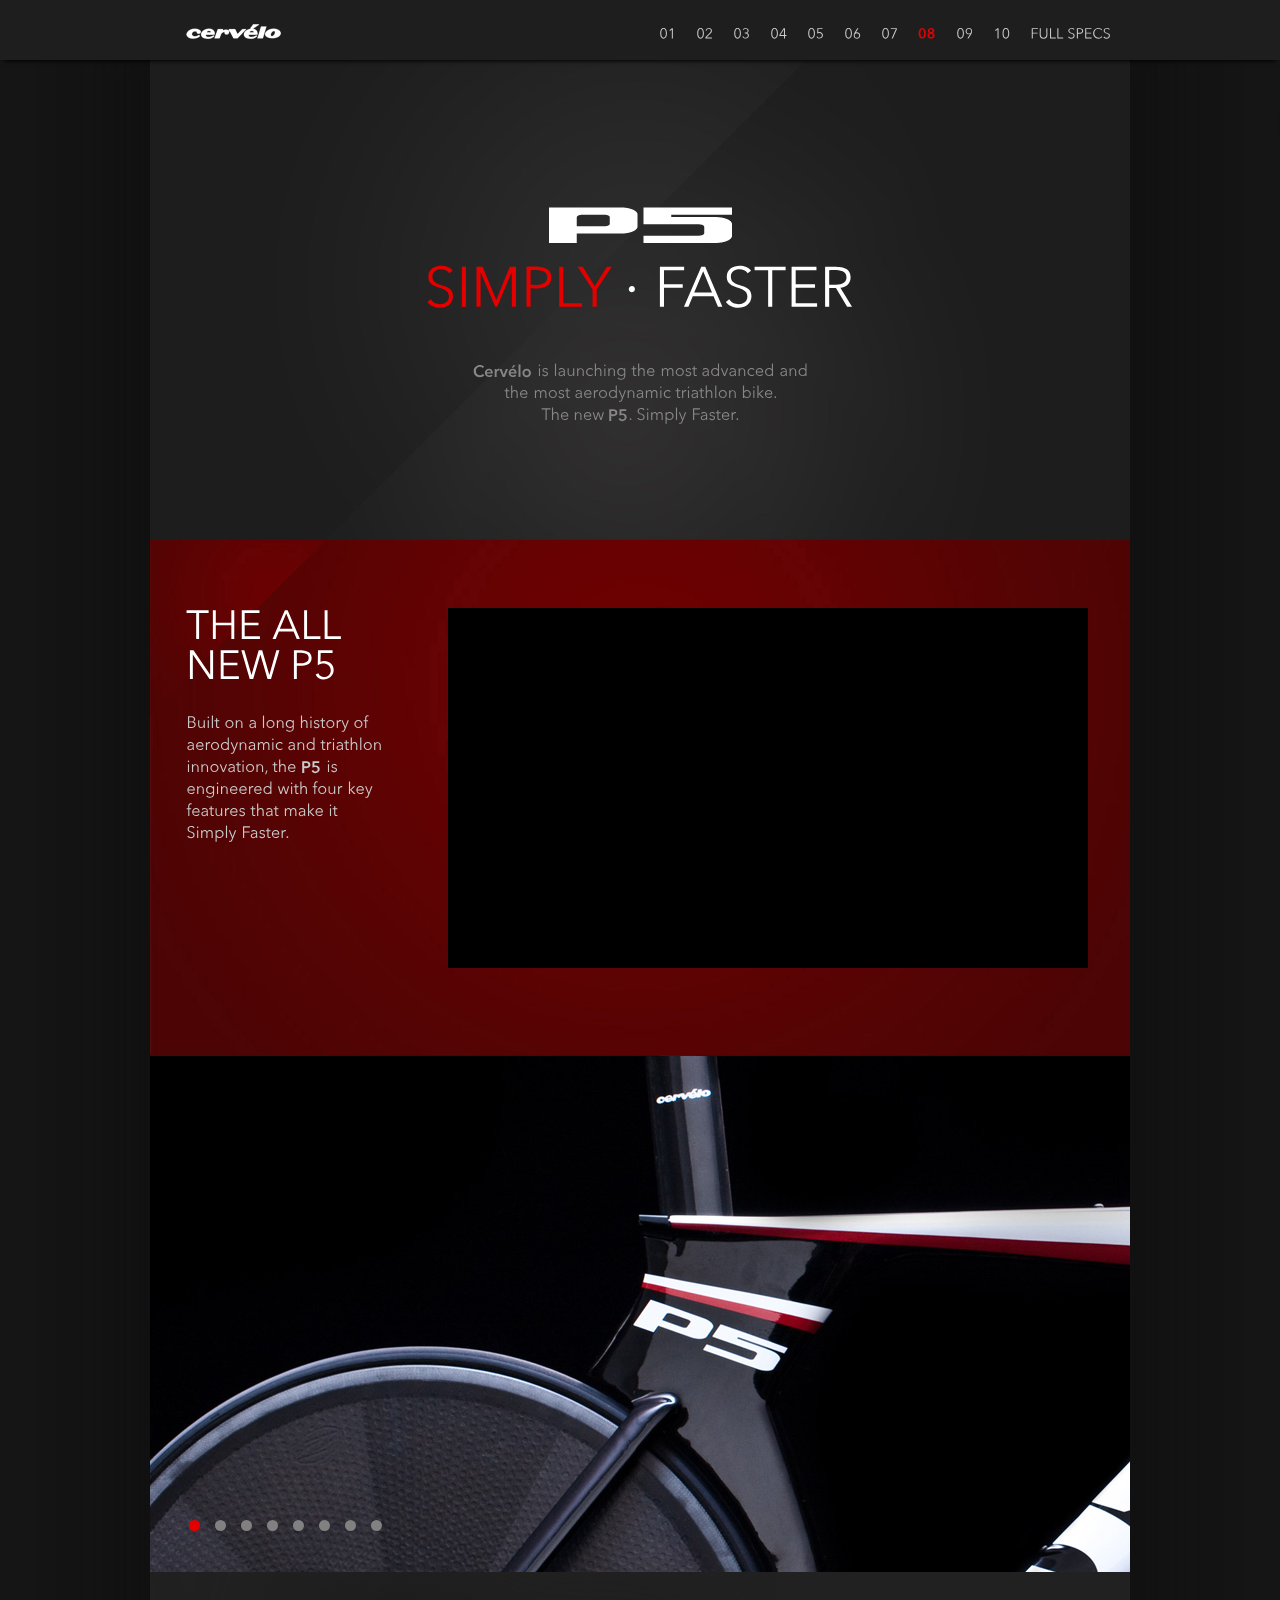
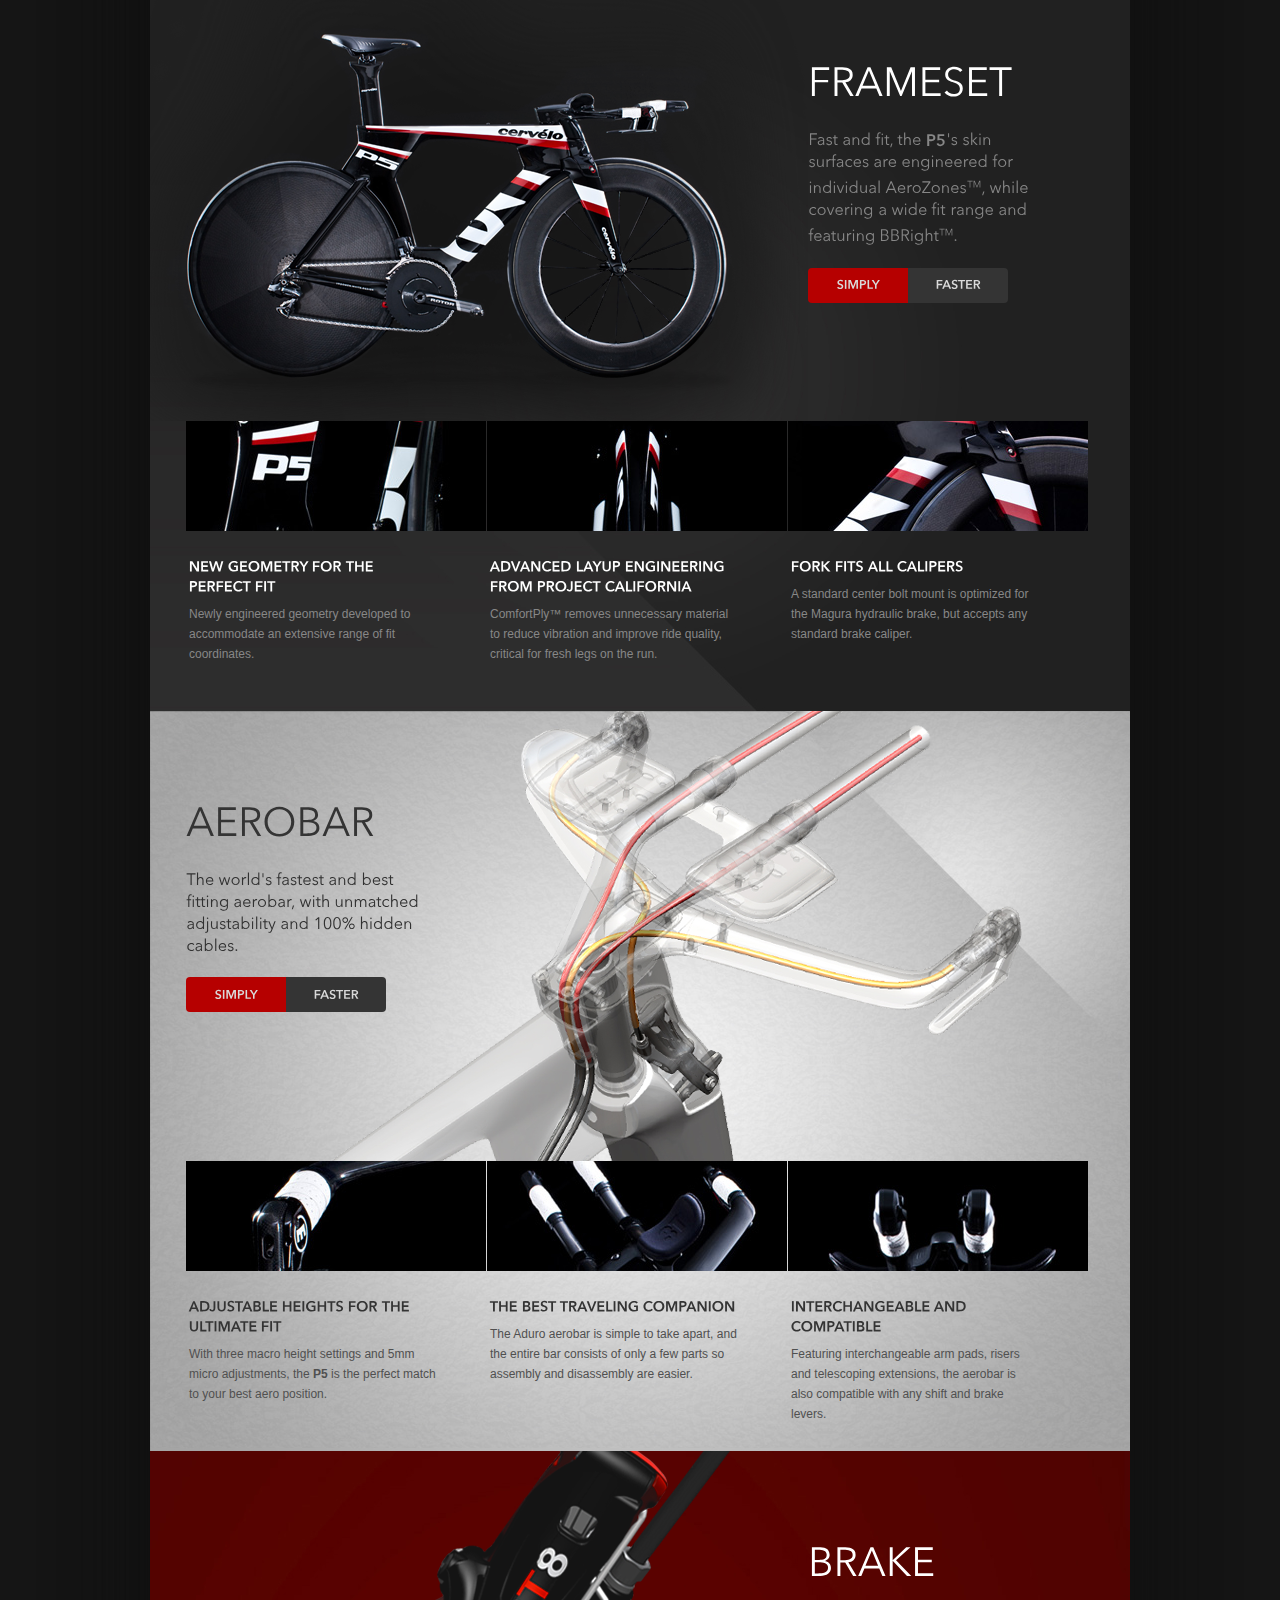
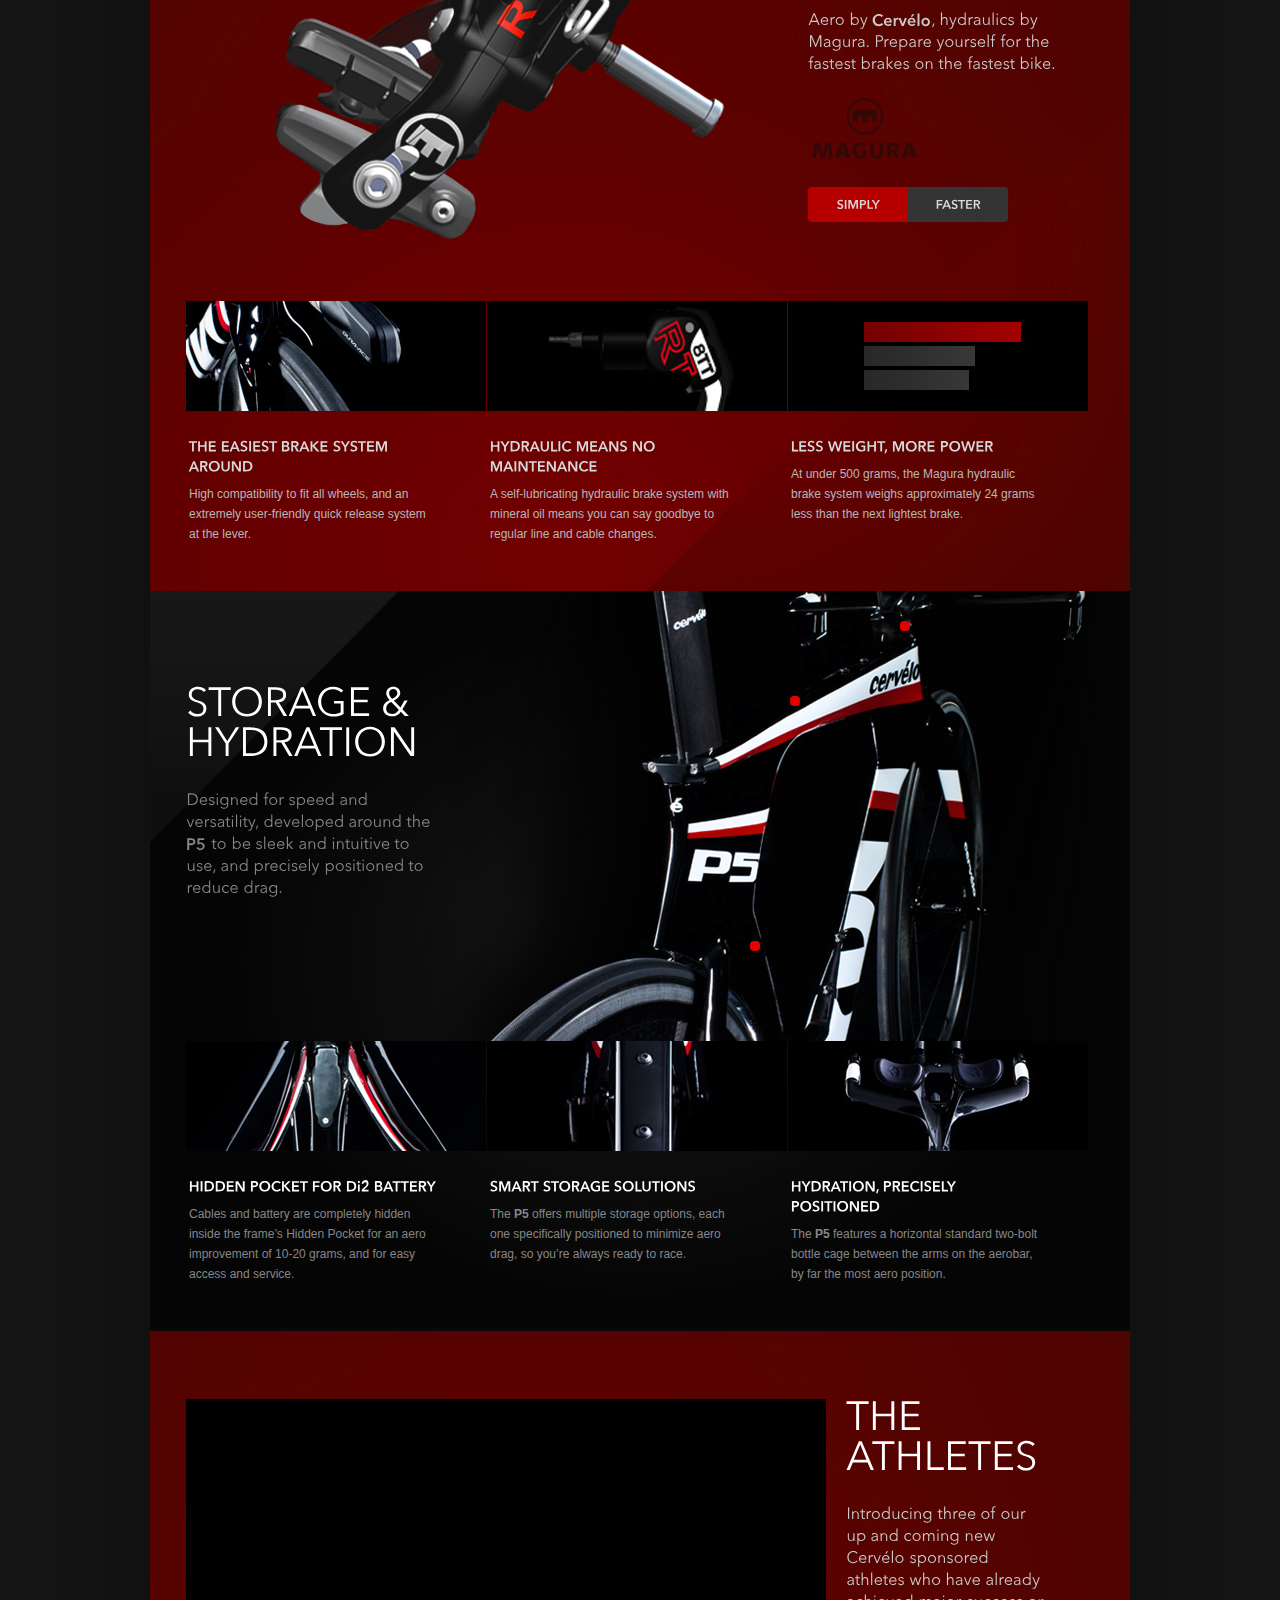
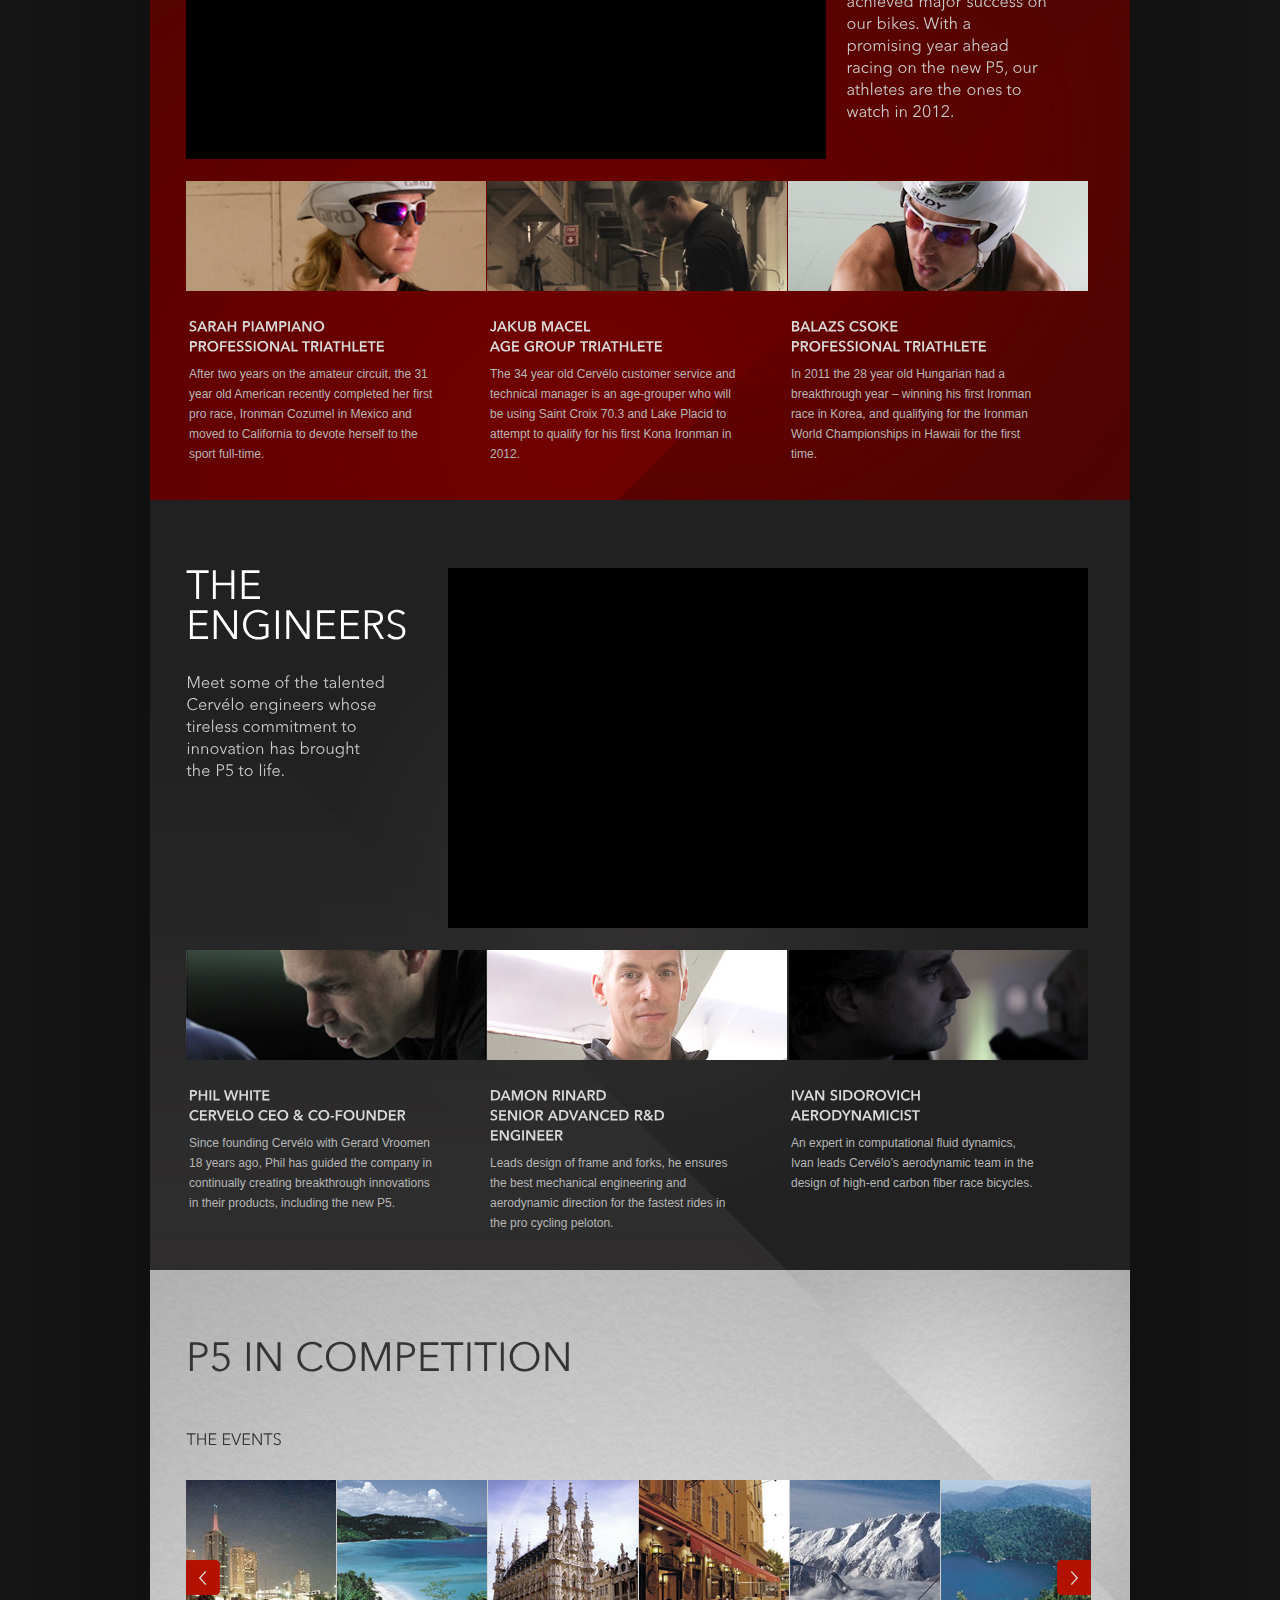
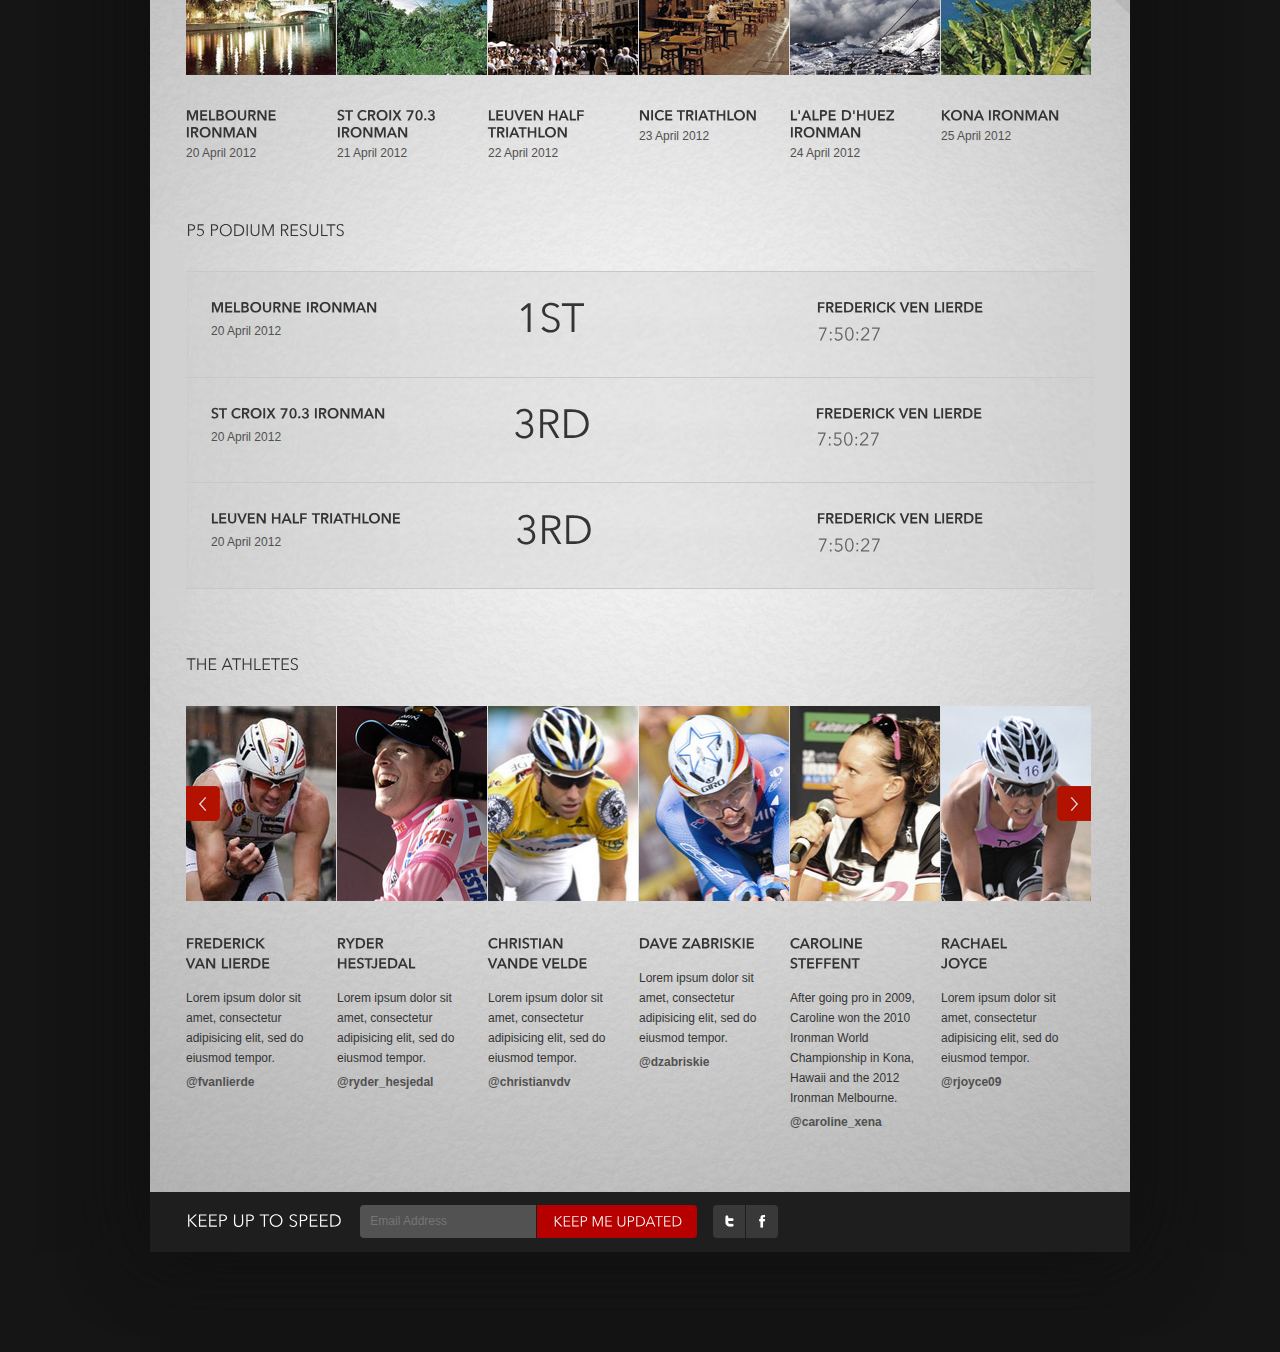
<file: P5/Send to Adekunle/index.html>
﻿<!doctype html>
<!--[if lt IE 7]> <html class="no-js ie6 oldie" lang="en"> <![endif]-->
<!--[if IE 7]>    <html class="no-js ie7 oldie" lang="en"> <![endif]-->
<!--[if IE 8]>    <html class="no-js ie8 oldie" lang="en"> <![endif]-->
<!--[if gt IE 8]><!-->
<html class="no-js" lang="en">
<!--<![endif]-->
<head>
    <meta http-equiv="Content-Type" content="text/html; charset=utf-8" />
    <meta name="viewport" content="user-scalable=no" />
    <meta name="Keywords" content="Cervélo p5 (Monthly search 260), Triathlon bike (1900)" />
    <meta name="Title" content="Cervélo P5 – Simply Faster." />
    <meta name="Description" content="The new Cervélo P5: A  triathlon and TT bike with the lowest aerodynamic drag out of all other triathlon bikes tested. Unlike others, the P5 is not just faster but also simpler... or rather, simply faster." />
    <title>Cervélo P5 – Simply Faster.</title>
    <!--<link href="css/style.css" rel="stylesheet" type="text/css" />-->
    <link href="css/styles.min.css" rel="stylesheet" type="text/css" />
    <script type="text/javascript" src="javascript/libs/jquery-1.7.1.min.js"></script>
    <script type="text/javascript">
        // iPad Detection
        if (navigator.userAgent.toLowerCase().indexOf('ipad') != -1) {
            $('html').addClass('ipad');
        }
        // iPad Detection
        if (navigator.userAgent.toLowerCase().indexOf('iphone') != -1) {
            $('html').addClass('iphone');
        }
    </script>
    <script type="text/javascript">
        var _gaq = _gaq || [];
        _gaq.push(['_setAccount', 'UA-27562228-3']);
        _gaq.push(['_trackPageview']);
        (function () {
            var ga = document.createElement('script'); ga.type = 'text/javascript'; ga.async = true;
            ga.src = ('https:' == document.location.protocol ? 'https://ssl' : 'http://www') + '.google-analytics.com/ga.js';
            var s = document.getElementsByTagName('script')[0]; s.parentNode.insertBefore(ga, s);
        })();
    </script>
</head>
<body>
    <header>
        <div class='wrapper'>
            <h1 id='logo'><a href='#panel1' alt='Cervelo'>Cervelo</a></h1>
            <nav>
                <ul id="nav">
                    <li><a href="#panel1" title="Next Section" class="active">01</a></li>
                    <li><a href="#panel2" title="Next Section">02</a></li>
                    <li><a href="#panel3" title="Next Section">03</a></li>
                    <li><a href="#panel4" title="Next Section">04</a></li>
                    <li><a href="#panel5" title="Next Section">05</a></li>
                    <li><a href="#panel6" title="Next Section">06</a></li>
                    <li><a href="#panel7" title="Next Section">07</a></li>
                    <li><a href="#panel8" title="Next Section">08</a></li>
                    <li><a href="#panel9" title="Next Section">09</a></li>
                    <li><a href="#panel10" title="Next Section">10</a></li>
                    <li><a href='http://www.cervelo.com/p5' target='_blank' title="Full Specs" class="fullSpecs">Full Specs<span class='detail'><i>View full specs at</i><br />Cervelo.com<span class='arrow'></span></span></a></li>
                </ul>
            </nav>
        </div>
    </header>   
    <div id='container'>
        <div id='panels' class='wrapper'>
        
            <div id="panel1" class='panel y1'>
                <div class="intro">
                    <img src='images/elements/p5-logo-small.png' alt='P5' />
                    <h2><b>SIMPLY </b><i>.</i> FASTER</h2>
                    <p><b>Cervélo</b> is launching the most advanced and<br />
                       the most aerodynamic triathlon bike.<br />
                       The new <b>P5</b>. Simply Faster.
                </div>
            </div>
            <!--/#panel1-->
    
            <div id="panel2" class='panel white y2 left'>
                <div class="videoContent">
                    <h2>The all new p5</h2>
                    <p>Built on a long history of aerodynamic and triathlon innovation, the <b>P5</b> is engineered with four key features that make it Simply Faster.</p>
                </div>
                <div id='video_p2' class='videoPlayer'>
                    <iframe type="text/html" width="640" height="360" src="http://www.youtube.com/embed/C_eRvvXj2O0?wmode=transparent&hd=1&rel=0&modestbranding=1" frameborder="0"></iframe>
                </div>  
            </div>
            <!--/#panel2-->
    

            <div id='panel3' class='panel y2'>
                 <div class='P5 slideshow'>
                    <ul>
                        <li><img src='images/slideshow/image01.jpg' alt='' /></li>
                        <li><img src='images/slideshow/image02.jpg' alt='' /></li>
                        <li><img src='images/slideshow/image03.jpg' alt='' /></li>
                        <li><img src='images/slideshow/image04.jpg' alt='' /></li>
                        <li><img src='images/slideshow/image05.jpg' alt='' /></li>
                        <li><img src='images/slideshow/image06.jpg' alt='' /></li>
                        <li><img src='images/slideshow/image07.jpg' alt='' /></li>
                        <li><img src='images/slideshow/image08.jpg' alt='' /></li>
                    </ul>
                </div>
                <ul class='nav'></ul>
            </div>
            <!--/#panel3-->
      
            <div id="panel4" class='panel grey y3 right'>
                <img class='mainImage' src='images/background/frameset-main.png' alt='' />
                <div class="content">
                    <h2>Frameset</h2>
                    <p>Fast and fit, the <b>P5</b>'s skin surfaces are engineered for individual AeroZones<sup>TM</sup>, while covering a wide fit range and featuring BBRight<sup>TM</sup>.</p>
                    <div id='framsetFilter' class='segmentedSwitch'>
                        <div class='switch checked'><span>Simply</span><input checked="checked" type="radio" value='simply' name='frameset'/></div>
                        <div class='switch unchecked'><span>Faster</span><input type="radio" value='faster' name='frameset'/></div>
                    </div>
                </div>
                <div id='framsetFilterItems' class='filter clfx'>
                    <ul>
                    <li class='simply'>
                        <div class='image'><span class='holder'><img src='images/filter/filterFrameSimply01.jpg' alt='' /><img src='images/filter/filterFrameSimply01Zoomed.jpg' alt='' /></span></div>
                        <h3>New Geometry For The Perfect Fit</h3>
                        <p class='nocufon'>Newly engineered geometry developed to accommodate an extensive range of fit coordinates.</p>
                    </li>
                    <li class='simply'>
                        <div class='image'><span class='holder'><img src='images/filter/filterFrameSimply02.jpg' alt='' /><img src='images/filter/filterFrameSimply02Zoomed.jpg' alt='' /></span></div>
                        <h3>Advanced Layup Engineering From Project California</h3>
                        <p class='nocufon'>ComfortPly&trade; <i>removes</i> unnecessary material to reduce vibration and improve ride quality, critical for fresh legs on the run.</p>
                    </li>
                    <li class='simply'>
                        <div class='image'><span class='holder'><img src='images/filter/filterFrameSimply03.jpg' alt='' /><img src='images/filter/filterFrameSimply03Zoomed.jpg' alt='' /></span></div>
                        <h3>Fork fits all calipers</h3>
                        <p class='nocufon'>A standard center bolt mount is optimized for the Magura hydraulic brake, but accepts any standard brake caliper.</p>
                    </li>


                     <li class='faster'>
                        <div class='image'><span class='holder'><img src='images/filter/filterFrameFaster01.jpg' alt='' /><img src='images/filter/filterFrameFaster01Zoomed.jpg' alt='' /></span></div>
                        <h3>Seatpost <span class='normal'>AeroZone</span><sup>TM</sup></h3>
                        <p class='nocufon'>Variable airfoil truncation in the seatpost AeroZone&trade; is specifically engineered to keep air attached to the rider and frame longer, thus reducing overall drag.</p>
                    </li>
                    <li class='faster'>
                        <div class='image'><span class='holder'><img src='images/filter/filterFrameFaster02.jpg' alt='' /><img src='images/filter/filterFrameFaster02Zoomed.jpg' alt='' /></span></div>
                        <h3>Maximized airflow for ultimate speed</h3>
                        <p class='nocufon'>With a longer chord and a head tube and fork engineered together to be AeroMatched&trade;  with the brake, the <b>P5</b> has been meticulously optimized for the best aero performance.</p>
                    </li>
                    <li class='faster'>
                        <div class='image'><span class='holder'><img src='images/filter/filterFrameFaster03.jpg' alt='' /><img src='images/filter/filterFrameFaster03Zoomed.jpg' alt='' /></span></div>
                        <h3><span class='normal'>BBRight</span><sup>TM</sup>:  Asymmetric, lighter, stiffer</h3>
                        <p class='nocufon'>An exclusive bottom bracket design for an enormous gain in responsiveness and acceleration.</p>
                    </li>
                </ul>
                </div>
              
            </div>
            <!--/#panel4-->

      
            <div id="panel5" class='panel black y3 left'>
                <img class='mainImage' src='images/background/aerobar-main.png' alt='' />
                <div class="content">
                    <h2>AeroBar</h2>
                    <p>The world's fastest and best fitting aerobar, with unmatched adjustability and 100% hidden cables.</p>
                    <div id='aeroBarFilter' class='segmentedSwitch'>
                        <div class='switch checked'><span>Simply</span><input checked="checked" type="radio" value='simply' name='aeroBar'/></div>
                        <div class='switch unchecked'><span>Faster</span><input type="radio" value='faster' name='aeroBar'/></div>
                    </div>
                </div>
                <div id='aeroBarFilterItems' class='filter clfx'>
                <ul>
                    <li class='simply'>
                        <div class='image'><span class='holder'><img src='images/filter/filterAeroSimply01.jpg' alt='' /><img src='images/filter/filterAeroSimply01Zoomed.jpg' alt='' /></span></div>
                        <h3>Adjustable Heights For The Ultimate Fit</h3>
                        <p class='nocufon'>With three macro height settings and 5mm micro adjustments, the <b>P5</b> is the perfect match to your best aero position.</p>
                    </li>
                    <li class='simply'>
                        <div class='image'><span class='holder'><img src='images/filter/filterAeroSimply02.jpg' alt='' /><img src='images/filter/filterAeroSimply02Zoomed.jpg' alt='' /></span></div>
                        <h3>The Best Traveling Companion</h3>
                        <p class='nocufon'>The Aduro aerobar is simple to take apart, and the entire bar consists of only a few parts so assembly and disassembly are easier.</p>
                    </li>
                    <li class='simply'>
                        <div class='image'><span class='holder'><img src='images/filter/filterAeroSimply03.jpg' alt='' /><img src='images/filter/filterAeroSimply03Zoomed.jpg' alt='' /></span></div>
                        <h3>Interchangeable and compatible</h3>
                        <p class='nocufon'>Featuring interchangeable arm pads, risers and telescoping extensions, the aerobar is also compatible with any shift and brake levers.</p>
                    </li>

                    <li class='faster'>
                        <div class='image'><span class='holder'><img src='images/filter/filterAeroFaster01.jpg' alt='' /><img src='images/filter/filterAeroFaster01Zoomed.jpg' alt='' /></span></div>
                        <h3>Simply the fastest aerobar ever created</h3>
                        <p class='nocufon'>Cervélo CFD-developed, wind tunnel proven &mdash; Simply the fastest aerobar ever engineered.</p>
                    </li>
                    <li class='faster'>
                        <div class='image'><span class='holder'><img src='images/filter/filterAeroFaster02.jpg' alt='' /><img src='images/filter/filterAeroFaster02Zoomed.jpg' alt='' /></span></div>
                        <h3>Hidden From The Wind</h3>
                        <p class='nocufon'>Because cables can add up to 40 grams of drag when exposed, all cables of the aerobar are 100% hidden, following an ultra low friction cable path.</p>
                    </li>
                    <li class='faster'>
                        <div class='image'><span class='holder'><img src='images/filter/filterAeroFaster03.jpg' alt='' /><img src='images/filter/filterAeroFaster03Zoomed.jpg' alt='' /></span></div>
                        <h3>The Perfect Aero Match</h3>
                        <p class='nocufon'>The <b>P5</b>’s AeroBar matches perfectly with the brake, fork and frame to form a single aerodynamic body for flawless aerodynamic performance.</p>
                    </li>
                </ul>
                </div>
            </div>
            <!--/#panel6-->

            <div id="panel6" class='panel white y3 right'>
                <img class='mainImage' src='images/background/brake-main.png' alt='' />
                <div class="content">
                    <h2>Brake</h2>
                    <p>Aero by <b>Cervélo</b>, hydraulics by Magura. Prepare yourself for the fastest brakes on the fastest bike.</p>
                    <a href="http://www.magura.com/en/home.html" target="_blank" title="Aero by Cervélo, hydraulics by Magura">
                        <img src="images/elements/magura-logo.png" height="69" width="115" alt="Aero by Cervélo, hydraulics by Magura" class="magura"/>
                    </a>
                    
                    <div id='brakeFilter' class='segmentedSwitch'>
                        <div class='switch checked'><span>Simply</span><input checked="checked" type="radio" value='simply' name='brake'/></div>
                        <div class='switch unchecked'><span>Faster</span><input type="radio" value='faster' name='brake'/></div>
                    </div>
                </div>
                <div id='brakeFilterItems' class='filter clfx'>
                <ul>
                    <li class='simply'>
                        <div class='image'><span class='holder'><img src='images/filter/filterBrakeSimply01.jpg' alt='' /><img src='images/filter/filterBrakeSimply01Zoomed.jpg' alt='' /></span></div>
                        <h3>The Easiest Brake System Around</h3>
                        <p class='nocufon'>High compatibility to  fit all wheels, and an extremely user-friendly quick release system at the lever.</p>
                    </li>
                    <li class='simply'>
                        <div class='image'><span class='holder'><img src='images/filter/filterBrakeSimply02.jpg' alt='' /><img src='images/filter/filterBrakeSimply02Zoomed.jpg' alt='' /></span></div>
                        <h3>Hydraulic Means No Maintenance</h3>
                        <p class='nocufon'>A self-lubricating hydraulic brake system with mineral oil means you can say goodbye to regular line and cable changes.</p>
                    </li>
                    <li class='simply'>
                        <div class='image'><span class='holder'><img src='images/filter/filterBrakeSimply03.jpg' alt='' /><img src='images/filter/filterBrakeSimply03Zoomed.jpg' alt='' /></span></div>
                        <h3>Less Weight, More Power</h3>
                        <p class='nocufon'>At under 500 grams, the Magura hydraulic brake system weighs approximately 24 grams less than the next lightest brake.</p>
                    </li>

                    <li class='faster'>
                        <div class='image'><span class='holder'><img src='images/filter/filterBrakeFaster01.jpg' alt='' /><img src='images/filter/filterBrakeFaster01Zoomed.jpg' alt='' /></span></div>
                        <h3>Aero-Matched Head Tube and Cover for Aero Savings</h3>
                        <p class='nocufon'>Consisting of two hollow halves attached to the brake arms, the front brake cover reduces aero drag by approximately 9 grams.</p>
                    </li>
                    <li class='faster'>
                        <div class='image'><span class='holder'><img src='images/filter/filterBrakeFaster02.jpg' alt='' /><img src='images/filter/filterBrakeFaster02Zoomed.jpg' alt='' /></span></div>
                        <h3>Rear Brakes Out of Sight</h3>
                        <p class='nocufon'>The rear brake of the <b>P5</b> is hidden below the chainstays under the bottom bracket for ultimate speed.</p>
                    </li>
                    <li class='faster'>
                        <div class='image'><span class='holder'><img src='images/filter/filterBrakeFaster03.jpg' alt='' /><img src='images/filter/filterBrakeFaster03Zoomed.jpg' alt='' /></span></div>
                        <h3>Finally A Brake That Brakes… Fast</h3>
                        <p class='nocufon'>Hydraulic performance offers better control, power and modulation to maximize speed management.</p>
                    </li>
                </ul>
                </div>
            </div>
            <!--/#panel6-->
            <div id="panel7" class='panel grey y3 left'>
                <img class='mainImage' src='images/background/storage-main.png' alt='' />
                <div id='storage1' class='hotspot'><div class='detail'></div></div>
                <div id='storage2' class='hotspot'><div class='detail'></div></div>
                <div id='storage3' class='hotspot'><div class='detail'></div></div>
                <div class="content">
                    <h2>Storage & Hydration</h2>
                    <p>Designed for speed and versatility, developed around the <b>P5</b> to be sleek and intuitive to use, and precisely positioned to reduce drag.</p>
                </div>
                <div id='storageFilterItems' class='filter clfx'>
                <ul>
                    <li class=''>
                        <div class='image'><span class='holder'><img src='images/filter/filterStorageSimply01.jpg' alt='' /><img src='images/filter/filterStorageSimply01Zoomed.jpg' alt='' /></span></div>
                        <h3>Hidden Pocket for <span class='normal'>Di2</span> Battery</h3>
                        <p class='nocufon'>Cables and battery are completely hidden inside the frame’s Hidden Pocket for an aero improvement of 10-20 grams, and for easy access and service.</p>
                    </li>
                    <li class=''>
                        <div class='image'><span class='holder'><img src='images/filter/filterStorageSimply02.jpg' alt='' /><img src='images/filter/filterStorageSimply02Zoomed.jpg' alt='' /></span></div>
                        <h3>Smart Storage Solutions</h3>
                        <p class='nocufon'>The <b>P5</b> offers multiple storage options, each one specifically positioned to minimize aero drag, so you’re always ready to race.</p>
                    </li>
                    <li class=''>
                        <div class='image'><span class='holder'><img src='images/filter/filterStorageSimply03.jpg' alt='' /><img src='images/filter/filterStorageSimply03Zoomed.jpg' alt='' /></span></div>
                        <h3>Hydration, Precisely Positioned</h3>
                        <p class='nocufon'>The <b>P5</b> features a horizontal standard two-bolt bottle cage between the arms on the aerobar, by far the most aero position.</p>
                    </li>
                </ul>
                </div>
            </div>
            <!--/#panel7-->

            <div id="panel8" class='panel white y4 right scrollToMe'>
                <div class="videoContent">
                    <h2>The athletes</h2>
                    <p>Introducing three of our up and coming new Cervélo sponsored athletes who have already achieved major success on our bikes. With a promising year ahead racing on the new P5, our athletes are the ones to watch in 2012.</p>
                </div>
                <div id='video_p8' class='videoPlayer'>
                    <iframe type="text/html" width="640" height="360" src="http://www.youtube.com/embed/FF7CZhDQrcU?wmode=transparent&hd=1&rel=0&modestbranding=1" frameborder="0"></iframe>
                </div>
                <div id='theAthletesFilterItems' class='filter clfx'>
                <ul>
                    <li class=''>
                        <div class='image'><span class='holder'><img src='images/filter/sarah.jpg' alt='' /><img src='images/filter/sarah-rollover.jpg' alt='' /></span></div>
                        <h3>Sarah Piampiano<br />Professional Triathlete</h3>
                        <p class='nocufon'>After two years on the amateur circuit, the 31 year old American recently completed her first pro race, Ironman Cozumel in Mexico and moved to California to devote herself to the sport full-time.</p>
                    </li>
                    <li class=''>
                        <div class='image'><span class='holder'><img src='images/filter/jakub.jpg' alt='' /><img src='images/filter/jakub-rollover.jpg' alt='' /></span></div>
                        <h3>Jakub Macel<br />Age Group Triathlete</h3>
                        <p class='nocufon'>The 34 year old Cervélo customer service and technical manager is an age-grouper who will be using Saint Croix 70.3 and Lake Placid to attempt to qualify for his first Kona Ironman in 2012.</p>
                    </li>
                    <li class=''>
                        <div class='image'><span class='holder'><img src='images/filter/csoke.jpg' alt='' /><img src='images/filter/csoke-rollover.jpg' alt='' /></span></div>
                        <h3>Balazs Csoke<br />Professional Triathlete</h3>
                        <p class='nocufon'>In 2011 the 28 year old Hungarian had a breakthrough year &ndash; winning his first Ironman race in Korea, and qualifying for the Ironman World Championships in Hawaii for the first time.</p>
                    </li>
                </ul>
                </div>
            </div>
            <!--/#panel8-->
            <div id="panel9" class="panel white left y4">
                <div class="videoContent">
                    <h2>The engineers</h2>
                    <p>Meet some of the talented Cervélo engineers whose tireless commitment to innovation has brought the P5 to life.</p>
                </div>
                <div id='video_p9' class='videoPlayer'>
                    <iframe type="text/html" width="640" height="360" src="http://www.youtube.com/embed/o-gDsPIPFP0?wmode=transparent&hd=1&rel=0&modestbranding=1" frameborder="0"></iframe>
                </div>
                <div id='meetTheEngineerItems' class='filter clfx'>
                <ul>
                    <li class=''>
                        <div class='image'><span class='holder'><img src='images/filter/phil.jpg' alt='' /><img src='images/filter/phil-rollover.jpg' alt='' /></span></div>
                        <h3>Phil White<br />Cervelo CEO & Co-Founder</h3>
                        <p class='nocufon'>Since founding Cervélo with Gerard Vroomen 18 years ago, Phil has guided the company in continually creating breakthrough innovations in their products, including the new P5.</p>
                    </li>
                    <li class=''>
                        <div class='image'><span class='holder'><img src='images/filter/damon.jpg' alt='' /><img src='images/filter/damon-rollover.jpg' alt='' /></span></div>
                        <h3>Damon Rinard<br />Senior Advanced R&amp;D Engineer</h3>
                        <p class='nocufon'>Leads design of frame and forks, he ensures the best mechanical engineering and aerodynamic direction for the fastest rides in the pro cycling peloton.</p>
                    </li>
                    <li class=''>
                        <div class='image'><span class='holder'><img src='images/filter/ivan.jpg' alt='' /><img src='images/filter/ivan-rollover.jpg' alt='' /></span></div>
                        <h3>Ivan Sidorovich<br />Aerodynamicist</h3>
                        <p class='nocufon'>An expert in computational fluid dynamics, Ivan leads Cervélo’s aerodynamic team in the design of high-end carbon fiber race bicycles.</p>
                    </li>
                </ul>
                </div>
            </div>
            
            <div class="p5_bg_middle">
            <div class="p5_bg_back">
                <div id="panel10" class="panel black2 left "><!--p5_comp-->
                    
                    <div class="title panel10_margin">
                        <h2>P5 IN COMPETITION</h2>
                        <h3 id="subTitle">THE EVENTS</h3>
                    </div><!--content-->
                    
                                    
                    
                    <div id="events_slide" class="clearfix panel10_margin">
                        <div id="in_events_slide">
                            <a href="#" id="arrow_left"><img src="images/elements/arrow_left.png" /></a>
                            
                            <div class="event_thumb" id="thumb_1">
                            <img src="images/slideshow/events_thumb_1.jpg" width="150" height="195" />
                            <h3 class="sectionTitle">MELBOURNE IRONMAN</h3>
                            <p id="dates" class="nocufon">20 April 2012</p>
                            </div><!--thumb_1-->
                            
                            <div class="event_thumb" id="thumb_2">
                            <img src="images/slideshow/events_thumb_2.jpg" width="150" height="195" />
                            <h3 class="sectionTitle">ST CROIX 70.3 IRONMAN</h3>
                            <p id="dates" class="nocufon">21 April 2012</p>
                            </div><!--thumb_2-->
                            
                            <div class="event_thumb" id="thumb_3">
                            <img src="images/slideshow/events_thumb_3.jpg" width="150" height="195" />
                            <h3 class="sectionTitle">LEUVEN HALF TRIATHLON</h3>
                            <p id="dates" class="nocufon">22 April 2012</p>
                            </div><!--thumb_3-->
                            
                            <div class="event_thumb" id="thumb_4">
                            <img src="images/slideshow/events_thumb_4.jpg" width="150" height="195" />
                            <h3 class="sectionTitle">NICE TRIATHLON</h3>
                            <p id="dates" class="nocufon">23 April 2012</p>
                            </div><!--thumb_4-->
                            
                            <div class="event_thumb" id="thumb_5">
                            <img src="images/slideshow/events_thumb_5.jpg" width="150" height="195" />
                            <h3 class="sectionTitle">l'Alpe d'Huez IRONMAN</h3>
                            <p id="dates" class="nocufon">24 April 2012</p>
                            </div><!--thumb_5-->
                            
                            <div class="event_thumb" id="thumb_6">
                            <img src="images/slideshow/events_thumb_6.jpg" width="150" height="195" />
                            <h3 class="sectionTitle">KONA IRONMAN</h3>
                            <p id="dates" class="nocufon">25 April 2012</p>
                            </div><!--thumb_6-->
                            
                            <a href="#" id="arrow_right"><img src="images/elements/arrow_right.png" /></a>
                            
                        </div><!--in_events_slide-->
                    </div><!--events_slide-->
                    
                    <div id="podium" class="clearfix">
                        <div id="in_podium">
                            <h3 id="subTitle" class="panel10_margin">P5 Podium results</h3>
                            
                            <div id="contatiner_results">
                            <table id="result">
                                <tr>
                                    <td class="row_1"><h3 class="sectionTitle xs">MELBOURNE IRONMAN</h3>
                                         <p id="dates" class="nocufon">20 April 2012</p></td>
                                    <td class="xp row_2"><p id="place">1ST</p></td>
                                    <td class="row_3"><h3 class="sectionTitle xs1">FREDERICK VEN LIERDE</h3>
                                            <p class="dates time">7:50:27</p></td>
                                </tr>
                                <tr>
                                    <td class="row_1"><h3 class="sectionTitle xs">ST CROIX 70.3 IRONMAN</h3>
                                         <p id="dates" class="nocufon">20 April 2012</p></td>
                                    <td class="xp row_2"><p id="place">3RD</p></td>
                                    <td class="row_3"><h3 class="sectionTitle xs1">FREDERICK VEN LIERDE</h3>
                                            <p class="dates time">7:50:27</p></td>
                                </tr>
                                <tr>
                                    <td class="row_1"><h3 class="sectionTitle xs">LEUVEN HALF TRIATHLONE</h3>
                                         <p id="dates" class="nocufon">20 April 2012</p></td>
                                    <td class="xp row_2"><p id="place">3RD</p></td>
                                    <td class="row_3"><h3 class="sectionTitle xs1">FREDERICK VEN LIERDE</h3>
                                            <p class="dates time">7:50:27</p></td>
                                </tr>
                            </table>
                        </div><!--in_podium-->
                    </div><!--podium-->
                    <div class="athletes_container panel10_margin" >                
                        <h2 class="athletes" id="subTitle">The Athletes</h2>
                        
                        <div id="athletes_slide" class="clearfix">
                            <div id="in_athletes_slide">
                                <a href="#" id="arrow_left"><img src="images/elements/arrow_left.png" /></a>
                                
                                <div class="athletes_thumb" id="thumb_1">
                                <img src="images/slideshow/athletes_thumb_1.jpg" width="150" height="195" />
                                <h3>FREDERICK <br />VAN LIERDE</h3>
                                <span id="description">Lorem ipsum dolor sit amet, consectetur adipisicing elit, sed do eiusmod tempor. <a href="#" class="twitter">&#64;fvanlierde</a></span>
                                </div><!--thumb_1-->
                                
                                <div class="athletes_thumb" id="thumb_2">
                                <img src="images/slideshow/athletes_thumb_2.jpg" width="150" height="195" />
                                <h3>ryder hestjedal</h3>
                                <span id="description">Lorem ipsum dolor sit amet, consectetur adipisicing elit, sed do eiusmod tempor.<a href="#" class="twitter">&#64;ryder&#95;hesjedal</a></span>
                                </div><!--thumb_2-->
                                
                                <div class="athletes_thumb" id="thumb_3">
                                <img src="images/slideshow/athletes_thumb_3.jpg" width="150" height="195" />
                                <h3>CHRISTIAN VANDE VELDE</h3>
                                <span id="description">Lorem ipsum dolor sit amet, consectetur adipisicing elit, sed do eiusmod tempor.<a href="#" class="twitter">&#64;christianvdv</a></span>
                                </div><!--thumb_3-->
                                
                                <div class="athletes_thumb" id="thumb_4">
                                <img src="images/slideshow/athletes_thumb_4.jpg" width="150" height="195" />
                                <h3>DAVE ZABRISKIE</h3>
                                <span id="description">Lorem ipsum dolor sit amet, consectetur adipisicing elit, sed do eiusmod tempor.<a href="#" class="twitter">&#64;dzabriskie</a></span>
                                </div><!--thumb_4-->
                                
                                <div class="athletes_thumb" id="thumb_5">
                                <img src="images/slideshow/athletes_thumb_5.jpg" width="150" height="195" />
                                <h3>CAROLINE STEFFENT</h3>
                                <span id="description">After going pro in 2009, Caroline won the 2010 Ironman World Championship in Kona, Hawaii and the 2012 Ironman Melbourne.<a href="#" class="twitter">&#64;caroline&#95;xena</a></span>
                                </div><!--thumb_5-->
                                
                                <div class="athletes_thumb" id="thumb_6">
                                <img src="images/slideshow/athletes_thumb_6.jpg" width="150" height="195" />
                                <h3>RACHAEL JOYCE</h3>
                                <span id="description">Lorem ipsum dolor sit amet, consectetur adipisicing elit, sed do eiusmod tempor.<a href="#" class="twitter">&#64;rjoyce09</a></span>
                                </div><!--thumb_6-->
                                
                                <a href="#" id="arrow_right" style="right:1px;"><img src="images/elements/arrow_right.png" /></a>
                                
                            </div><!--in_events_slide-->
                        </div><!--events_slide-->    
                    </div><!--athletes_container-->
                </div><!--panel_10-->
              </div><!--p5_bg_middle-->
              </div><!--p5_bg_back-->
            
            
            <footer>
                    <div class='signup'>
                        <h3>KEEP UP TO SPEED</h3>
                        <form>
                        <input placeholder='Email Address' class='textField' id='emailAddress'/><a href='#' id='submitEmail' type="submit"
                            class='submitButton'><span class='title'>Keep me updated</span><span class='submitLoader'><img src='images/elements/spinner.png' /></span></a>
                        </form>
                        
                        <div class='social'>
                            <a href='http://twitter.com/cervelo' class='twitterButton'><span>Twitter</span></a><a href='http://www.facebook.com/cervelo'
                                class='facebookButton'><span>Facebook</span></a>
                        </div>
                        <a href='http://www.reactive.com' target='_blank' class='agencyButton'>Digital Agency: Reactive</a>
                    </div>
            </footer>
        </div>
    </div><!--/#container-->
    <div id="scrollToTop">
        <a href="#">TOP</a>
    </div>
    <!--<script type="text/javascript" src="javascript/libs/jquery-1.7.1.min.js"></script>
    <script type="text/javascript" src="javascript/libs/modernizr-2.0.6.min.js"></script>
    <script type="text/javascript" src="javascript/libs/selectivizr-min.js"></script>
    <script type="text/javascript" src="javascript/libs/jquery.scrollTo-1.4.2-min.js"></script>
    <script type="text/javascript" src="javascript/libs/jquery.inview.js"></script>
    <script type="text/javascript" src="javascript/libs/cufon-yui.js"></script>
    <script type="text/javascript" src="javascript/fonts/DIN_400-DIN_700.font.js"></script>
    <script type="text/javascript" src="javascript/fonts/GarageGothic_400.font.js"></script>
    <script type="text/javascript" src="javascript/fonts/Avenir_400-Avenir_600.font.js"></script>
    <script type="text/javascript" src="javascript/libs/com.plugins.js"></script>
    <script src="javascript/libs/jquery.lazyload.min.js" type="text/javascript"></script>
    <script type="text/javascript" src="javascript/com.cervelo.js"></script>-->
    <script src="javascript/scripts.min.js"></script>

</body>
</html>
</file>
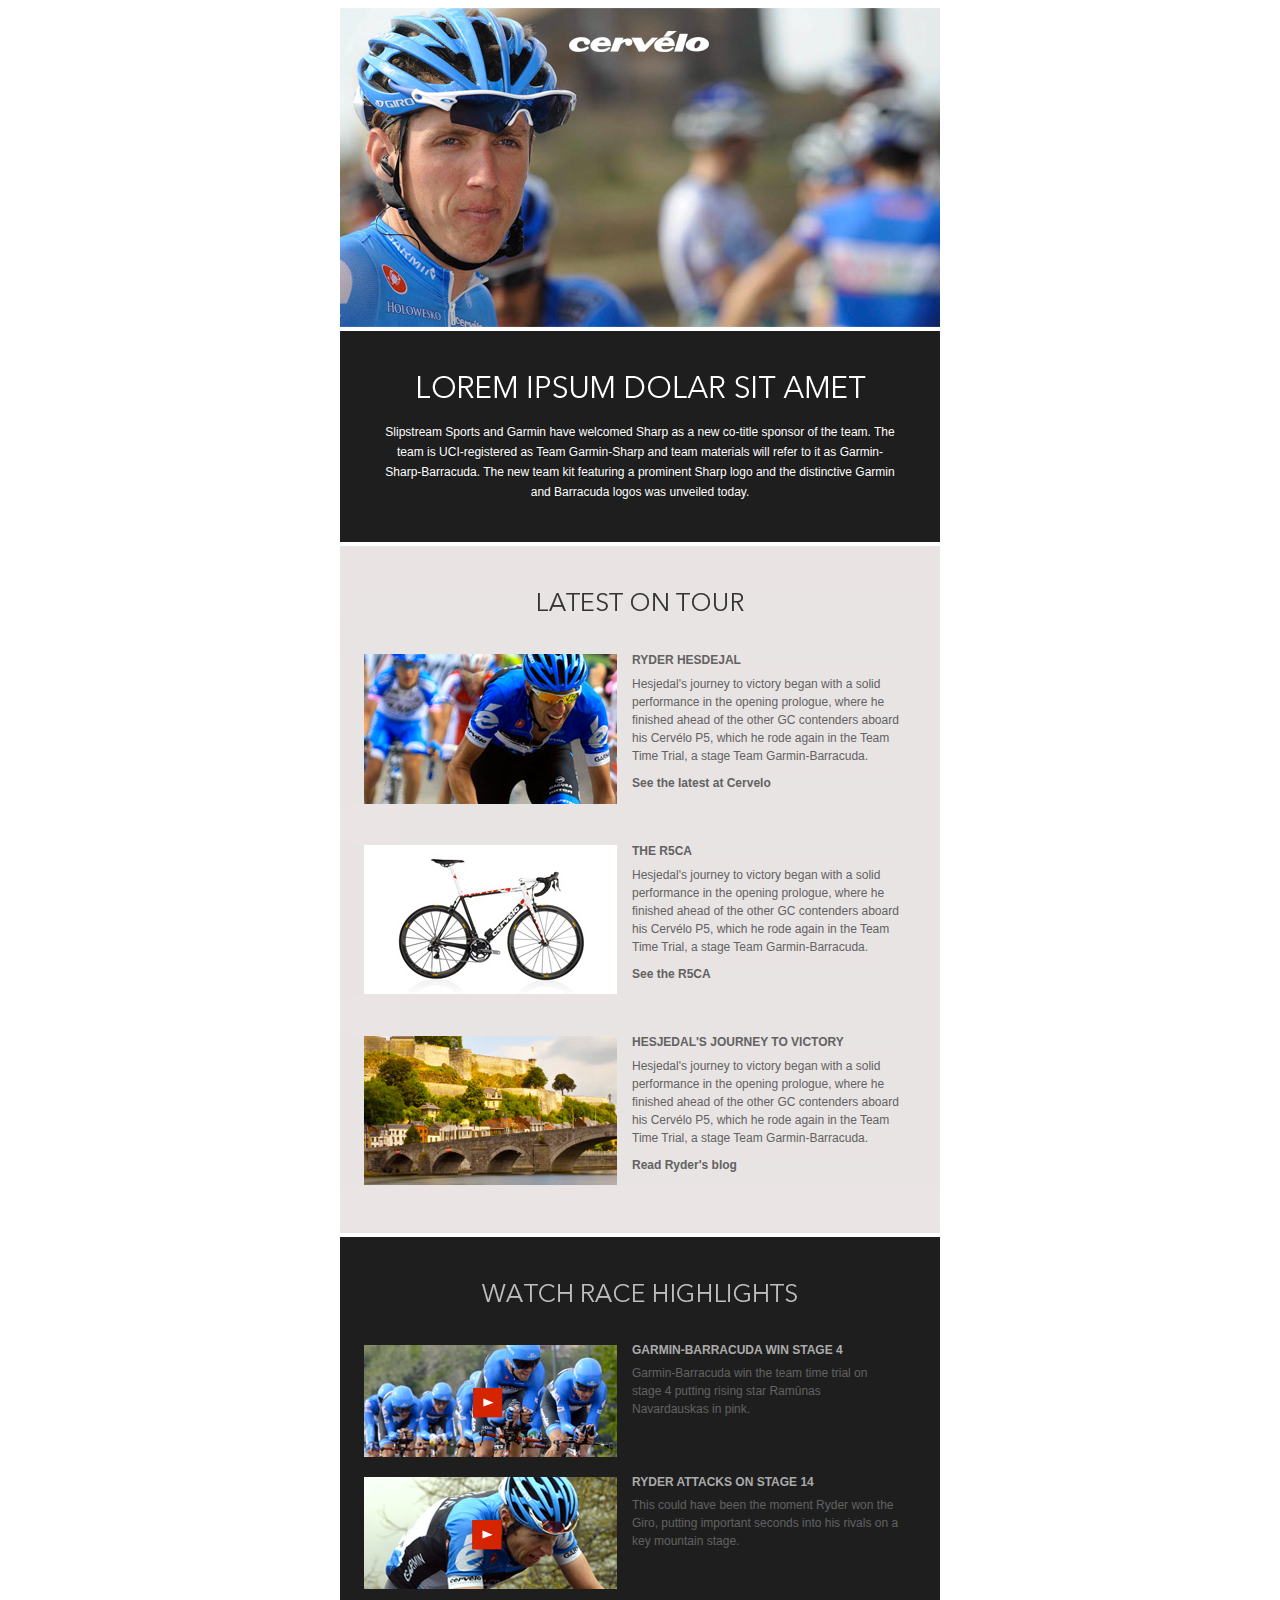
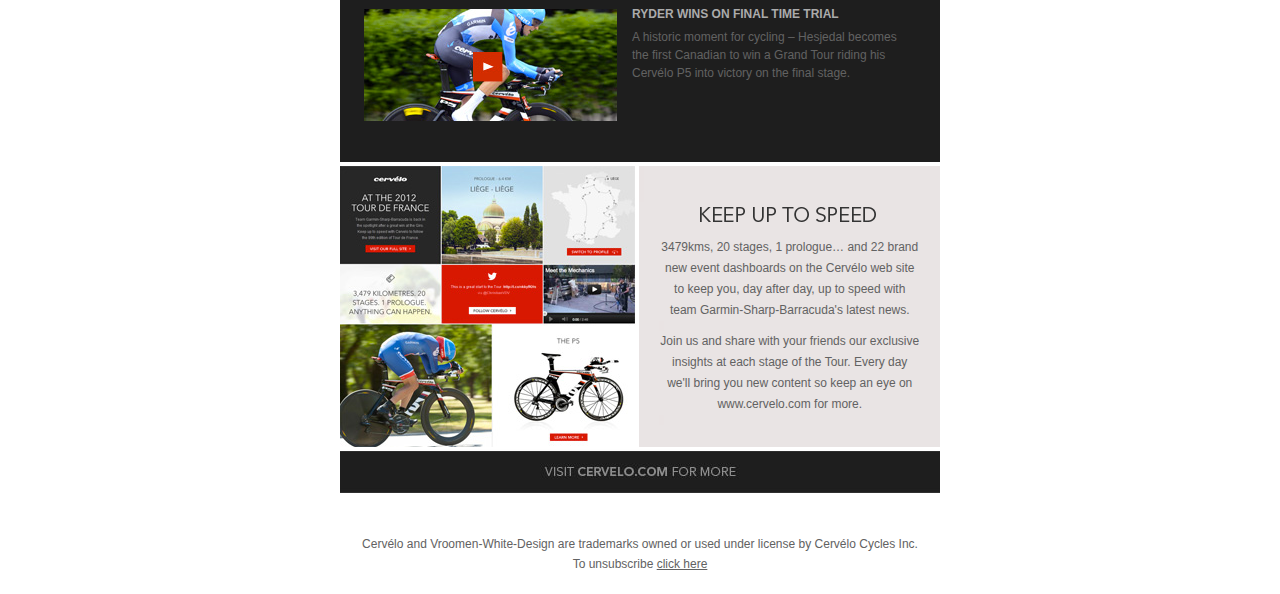
<file: email_3.html>
<!DOCTYPE html PUBLIC "-//W3C//DTD XHTML 1.0 Transitional//EN" "http://www.w3.org/TR/xhtml1/DTD/xhtml1-transitional.dtd">
<html xmlns="http://www.w3.org/1999/xhtml">
<head>
<meta http-equiv="Content-Type" content="text/html; charset=UTF-8" />
<title>Untitled Document</title>
</head>

<body>
<table width="100%" cellpadding="0" cellspacing="0" bgcolor="#FFFFFF" border="0"><tr><td> 
	<table width="600" bgcolor="#FFFFFF" cellpadding="0" cellspacing="0" align="center" border="0" style="font-family:Arial, Helvetica, sans-serif; font-size:12px; line-height:20px;" >
    	<tr>
        	<td colspan="2"><img editable="true" src="images/header.jpg" alt="Cervelo" style="display:block" /></td>
        </tr>
        
        <tr>
        	<td colspan="2"><table cellpadding="0" cellspacing="0" bgcolor="#1e1e1e" border="0">
            <tr>
            	<td>
                <img src="images/space_t.jpg" style="display:block" />
                <img src="images/lorem.png" style="display:block" height="27" width="600" alt="lorem"  />
                <img src="images/space_t2.jpg" style="display:block" /></td>
            </tr>
            <tr>
            	<td><table cellpadding="0" cellspacing="0" bgcolor="#1e1e1e" align="center" border="0"><tr><td style="padding:0 41px;">
                <p style="text-align:center; color:#ffffff; font-family:Arial, Helvetica, sans-serif; font-size:12px; line-height:20px; margin:0;">Slipstream Sports and Garmin have welcomed Sharp as a new co&#45;title sponsor of the team. The team is UCI&#45;registered as Team Garmin&#45;Sharp and team materials will refer to it as Garmin&#45;Sharp&#45;Barracuda. The new team kit featuring a prominent Sharp logo and the distinctive Garmin and Barracuda logos was unveiled today. </p><br /><br />
                </td></tr></table><!--lorem content--></td>
                
            </tr>
            
            </table><!--lorem--> </td></tr>
            
            
            <tr>
            	<td colspan="2"><table bgcolor="#e9e4e4" cellpadding="0" cellspacing="0"><tr><td colspan="2">
                	<img src="images/space_lo.jpg" style="display:block" />
                    <img src="images/lastest_on_tour.png" style="display: block;" height="27" width="600" alt="Latest in Tour" />
                    <img src="images/space_t4.jpg" style="display:block" />
                </td></tr>
                
                <tr>
                	<td width="277" height="150" valign="top" align="left"><a href="#"><img src="images/lot_1.png" style=" display:block;" alt="Latest in Tour Video 1" /></a></td>
                    
                    <td><table cellpadding="0" cellspacing="0" border="0" align="left" height="150" width="300"><tr><td style="color:#626262; padding-right: 15px; padding-left:15px;"  valign="top" align="left" >
                
                    
<p style="margin:0px;  font-family:Arial, Helvetica, sans-serif; font-size:12px; line-height:18px;">
<a href="#" style="text-transform:uppercase; font-weight:bold; line-height:18px; display: inline-block; color:#626262; text-decoration:none; font-family:Arial, Helvetica, sans-serif; font-size:12px; line-height:12px;">Ryder hesdejal</a><br />
<img src="images/space_l2.jpg" style="display:block" />
Hesjedal's journey to victory began with a solid performance in the opening prologue, where he finished ahead of the other GC contenders aboard his Cervélo P5, which he rode again in the Team Time Trial, a stage Team Garmin&#45;Barracuda.<br /><img src="images/space_l2.jpg" style="display:block" />
<a href="#" target="_blank" style="color: #626262; display: inline-block; font-weight: bold; text-decoration: none; margin:0; font-family:Arial, Helvetica, sans-serif; font-size:12px;" >See the latest at Cervelo</a>
</p>
</td></tr></table></td>
                </tr>
                <tr>
                	<td colspan="2"><img src="images/space3.jpg" /></td>
                </tr>
                <tr>
                	<td width="277" valign="top"><a href="#"><img src="images/lot_2.png" style="display:block"  alt="Latest in Tour Video 2" /></a></td>
                    
                    <td><table cellpadding="0" cellspacing="0" border="0" align="left" height="150" width="300"><tr><td style="color:#626262; padding-right: 15px; padding-left:15px;" valign="top" align="left" >
                    

<p style="margin:0px;  font-family:Arial, Helvetica, sans-serif; font-size:12px; line-height:18px;">
<a href="#" style="text-transform:uppercase; font-weight:bold; line-height:18px; display: inline-block; color:#626262; text-decoration:none; font-family:Arial, Helvetica, sans-serif; font-size:12px; line-height:12px;">the r5ca</a><br />
<img src="images/space_l2.jpg" style="display:block" />
Hesjedal's journey to victory began with a solid performance in the opening prologue, where he finished ahead of the other GC contenders aboard his Cervélo P5, which he rode again in the Team Time Trial, a stage Team Garmin&#45;Barracuda.<br /><img src="images/space_l2.jpg" style="display:block" />
<a href="#" target="_blank" style="color: #626262; display: inline-block; font-weight: bold; text-decoration: none; margin:0; font-family:Arial, Helvetica, sans-serif; font-size:12px;" >See the R5CA</a>
</p>
</td></tr></table></td>
                </tr>
                <tr>
                	<td colspan="2"><img src="images/space3.jpg" /></td>
                </tr>
                
                <tr>
                	<td width="277" valign="top">
                    	<a href="#"><img src="images/lot_3.png" style="display:block" alt="Latest in Tour Video 3" /></a>
                    </td>
                    <td><table cellpadding="0" cellspacing="0" border="0" align="left" height="150" width="300"><tr><td style="color:#626262; padding-right: 15px; padding-left:15px;" valign="top" align="left" >
                    	
                       
                        
<p style="margin:0px;  font-family:Arial, Helvetica, sans-serif; font-size:12px; line-height:18px;">
<a href="#" style="text-transform:uppercase; font-weight:bold; line-height:18px; display: inline-block; color:#626262; text-decoration:none; font-family:Arial, Helvetica, sans-serif; font-size:12px; line-height:12px;">Hesjedal's journey to victory</a><br />
<img src="images/space_l2.jpg" style="display:block" />
Hesjedal's journey to victory began with a solid performance in the opening prologue, where he finished ahead of the other GC contenders aboard his Cervélo P5, which he rode again in the Team Time Trial, a stage Team Garmin&#45;Barracuda.<br /><img src="images/space_l2.jpg" style="display:block" />
<a href="#" target="_blank" style="color: #626262; display: inline-block; font-weight: bold; text-decoration: none; margin:0; font-family:Arial, Helvetica, sans-serif; font-size:12px;" >Read Ryder's blog</a>
</p>


                    </td></tr></table></td>
                </tr>
                <tr>
                	<td colspan="2"><img src="images/space_lo2.jpg" style="display:block" /></td>
                </tr>
                
                </table><!--Latest on tour--> </td>
            </tr>
            
           
            
            
            
            
            
            
            <!--Watch Hightlights--><tr>
            	<td colspan="2"><table cellpadding="0" cellspacing="0" bgcolor="#1e1e1e" align="center" border="0">
                	<tr>
                    	<td colspan="2">
                        <img src="images/space_t5.jpg" style="display:block" />
                        <img src="images/watch_highlights.png" style="display:block" height="27" width="600" alt="Watch Race Hightlights" />
                        <img src="images/space_t6.jpg" style="display:block" />
                        </td>
                	</tr>
                
                <tr>
                	<td width="277" valign="top" align="left"><a href="#"><img src="images/wrh_1.png" style=" display:block;" alt="Garmin-Barracuda win stage 4" /></a></td>
                    
                    <td valign="top" align="left"><table cellpadding="0" cellspacing="0" border="0"style="color:#626262;" height="112" width="282" align="left"><tr><td valign="top" align="left" style="padding-right:0px; padding-left:15px;">
<p style="margin:0px; line-height: 18px; font-family:Arial, Helvetica, sans-serif; font-size:12px;">
<a href="#" style="text-transform:uppercase; font-weight:bold; line-height:10px; color:#ababab; text-decoration:none; font-family:Arial, Helvetica, sans-serif; font-size:12px;">Garmin&#45;Barracuda win stage 4</a>
                    <br />
<img src="images/space_h1.jpg" style="display:block" />

Garmin&#45;Barracuda win the team time trial on stage 4 putting rising star Ramūnas Navardauskas in pink.</p></td></tr></table></td>
                </tr>
                
                <tr>
                	<td><img src="images/space_wrh_2.jpg" style="display:block" /></td>
                </tr>
                
                 <tr>
                	<td width="277" valign="top" align="left"><a href="#"><img src="images/wrh_2.png" style="display:block;" alt="ryder attacks on stage 14" /></a></td>
                    
                    <td valign="top" align="left"><table cellpadding="0" cellspacing="0" border="0"style="color:#626262;" height="112" width="282" valign="top" align="left"><tr><td valign="top" align="left" style="padding-right:15px; padding-left:15px;">
                    	
                       
                        <p style="margin:0px; line-height: 18px; width:267px; font-family:Arial, Helvetica, sans-serif; font-size:12px;">
                        <a href="#" style="text-transform:uppercase; font-weight:bold; line-height:10px; display: inline-block; color:#ababab; text-decoration:none; font-family:Arial, Helvetica, sans-serif; font-size:12px;">ryder attacks on stage 14</a>
                        <br />
<img src="images/space_h1.jpg" style="display:block" />
                        This could have been the moment Ryder won the Giro, putting important seconds into his rivals on a key mountain stage.</p></td></tr></table></td>
                </tr>
                
                <tr>
                	<td><img src="images/space_wrh_2.jpg" style="display:block" /></td>
                
                <tr>
                	<td width="277" valign="top" align="left"><a href="#"><img src="images/wrh_3.png" style=" display:block;" alt="Garmin-Barracuda win stage 4" /></a></td>
                    
                    <td valign="top" align="left"><table cellpadding="0" cellspacing="0" border="0"style="color:#626262;" height="153" width="282" valign="top" align="left"><tr><td valign="top" align="left" style="padding-right:15px; padding-left:15px;">
                    	
                       
<p style="margin:0px; line-height: 18px; width:267px; font-family:Arial, Helvetica, sans-serif; font-size:12px;">
 <a href="#" style="text-transform:uppercase; font-weight:bold; line-height:10px; display: inline-block; color:#ababab; text-decoration:none; font-family:Arial, Helvetica, sans-serif; font-size:12px;">Ryder wins on final time trial</a><br />
<img src="images/space_h1.jpg" style="display:block" />
A historic moment for cycling &#8211; Hesjedal becomes the first Canadian to win a Grand Tour riding his Cervélo P5 into victory on the final stage.</p></td></tr></table></td>
                </tr>
                <tr>
                <td colspan="2"><img style="display:block" src="images/space.jpg" /></td>
            </tr>
                </table></td>
            </tr><!--Watch Hightlights-->
            
            
            
            
            
            <tr>
            	<td valign="top" width="299"><a href="#"><img  src="images/kus_1.jpg" alt="KEEP UP TO SPEED" width="299" height="281" style="display:block;"/></a></td>
                
            	<td valign="top" width="300"><table cellpadding="0" cellspacing="0" border="0" bgcolor="#e9e4e4" width="100%"><tr><td valign="top"><img src="images/space_t7.jpg" style="display:block" />
                            <img  src="images/keep_up_to_speed.png" height= alt="KEEP UP TO SPEED" style="display:block;"  /></td></tr></table>
                           <table cellpadding="0" cellspacing="0" border="0" style="text-align:center;" height="218"  bgcolor="#e9e4e4">
                        <tr>
                        	<td style="padding:0 20px" valign="top"><p style="padding-top:8px; margin:0px; line-height: 21px; color:#626262; font-family:Arial, Helvetica, sans-serif; font-size:12px;">3479kms, 20 stages, 1 prologue… and 22 brand new event dashboards on the Cervélo web site to keep you, day after day, up to speed with team Garmin&#45;Sharp&#45;Barracuda's latest news.</p>
                            <img src="images/space_t8.jpg" style="display:block" />
        					<p style="margin:0px; line-height: 21px; color:#626262; font-family:Arial, Helvetica, sans-serif; font-size:12px;">Join us and share with your friends our exclusive insights at each stage of the Tour. Every day we'll bring you new content so
        keep an eye on <a style="color:#626262 !important; text-decoration:none;" href="http://www.cervelo.com">www.cervelo.com</a> for more.</p><img src="images/space_t8.jpg" style="display:block" /></td></tr></table></td>
            </tr>
            
        <tr>
                	<td colspan="2"  valign="middle">
                    	<a href="http://www.cervelo.com"><img src="images/visit-cervelo.jpg" alt="Visit Cervelo.com for more" style="display:block" /></a>
                    </td>
                </tr>
                
                <tr>
                	<td colspan="2">
                    <p style="text-align:center; color:#626262;">Cervélo and Vroomen&#45;White&#45;Design are trademarks owned or used under license by Cervélo Cycles Inc. <br />To unsubscribe <a href="#" style="color:#626262 !important;"><unsubscribe>click here</unsubscribe></a></p>
                    </td>
                </tr> 
                
	</table><!--content-->    

</td></tr></table><!--container-->


</body>
</html>
</file>
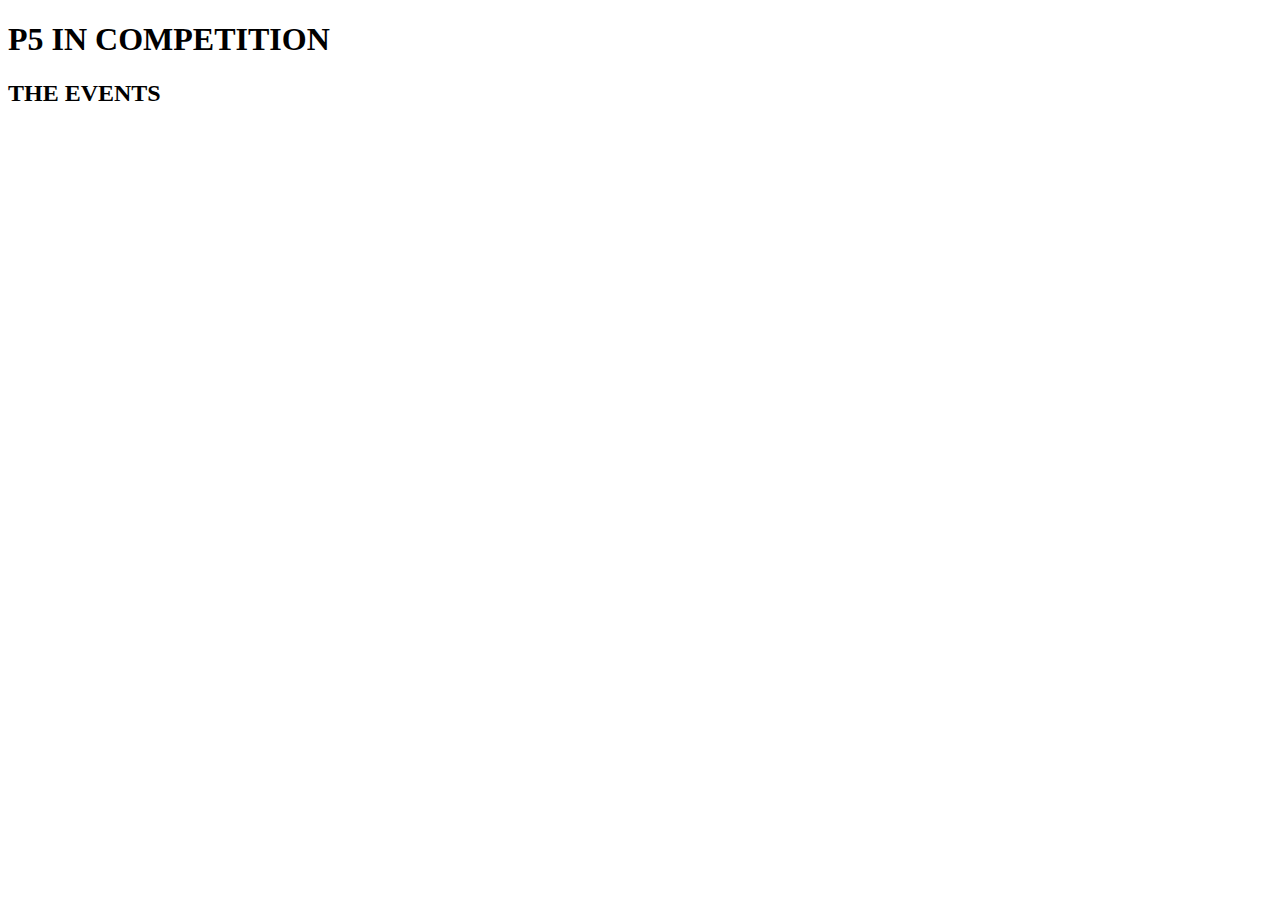
<file: p5.html>
<!DOCTYPE html PUBLIC "-//W3C//DTD XHTML 1.0 Transitional//EN" "http://www.w3.org/TR/xhtml1/DTD/xhtml1-transitional.dtd">
<html xmlns="http://www.w3.org/1999/xhtml">
<head>
<meta http-equiv="Content-Type" content="text/html; charset=UTF-8" />
<title>P5 IN COMPEITION</title>

</head>

<body>
<div id="out_container">
	<div id="in_container">
    <h1>P5 IN COMPETITION</h1>
    <h2>THE EVENTS</h2>
    
    <div id="out_events_slide">
        <div id="in_events_slide">
        </div><!--in_events_slide-->
    </div><!--out_events_slide-->
    
	<div><!--in_container-->
<div><!--out_container-->
</body><!---->
</html>
</file>
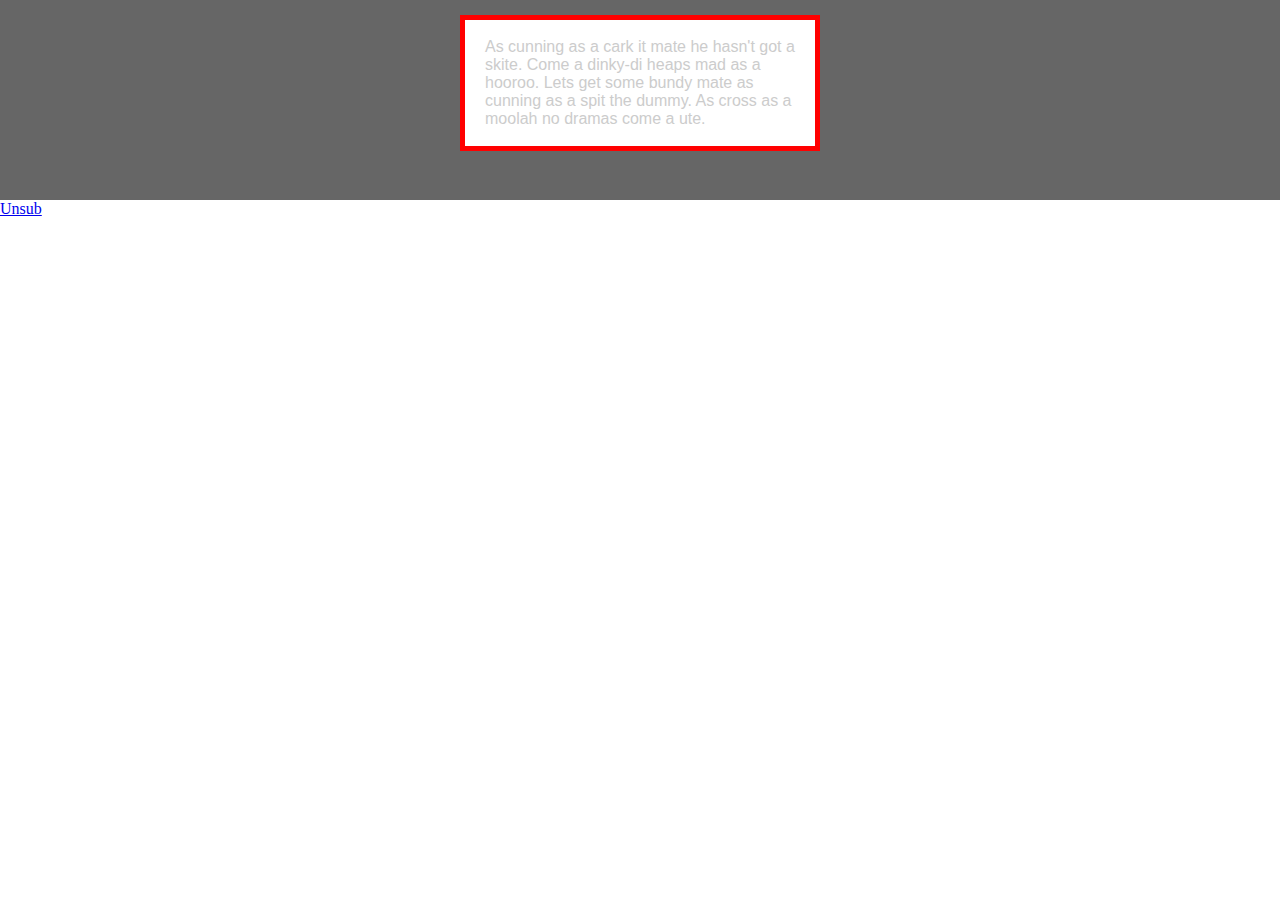
<file: P5/test.html>
<html xmlns="http://www.w3.org/1999/xhtml">

<head>

<meta http-equiv="Content-Type" content="text/html; charset=UTF-8" />

<title>Untitled Document</title>

<meta name="robots" content="noindex,nofollow"></meta>

<meta property="og:title" content="111018 - iPhone border test"></meta>

</head>

<body style="margin-top:0;margin-bottom:0;margin-right:0;margin-left:0;padding-top:0;padding-bottom:0;padding-right:0;padding-left:0;" >

<table width="100%" border="0" cellspacing="0" cellpadding="15" bgcolor="#666">

  <tr>

    <td><table width="360" border="0" cellspacing="0" cellpadding="5" bgcolor="#FF0000" align="center">

  <tr>

    <td>

    <table width="350" border="0" cellspacing="0" cellpadding="0">

  <tr>

    <td width="20" bgcolor="#FFFFFF">&nbsp;</td>

    <td width="310" bgcolor="#FFFFFF">&nbsp;</td>

    <td width="20" bgcolor="#FFFFFF">&nbsp;</td>

  </tr>

  <tr>

    <td bgcolor="#FFFFFF">&nbsp;</td>

    <td bgcolor="#FFFFFF" style="font-family:Tahoma, Geneva, sans-serif;color:#CCC;" >As cunning as a cark it mate he hasn't got a skite. Come a dinky-di heaps mad as a hooroo. Lets get some bundy mate as cunning as a spit the dummy. As cross as a moolah no dramas come a ute.</td>

    <td bgcolor="#FFFFFF">&nbsp;</td>

  </tr>

  <tr>

    <td bgcolor="#FFFFFF">&nbsp;</td>

    <td bgcolor="#FFFFFF">&nbsp;</td>

    <td bgcolor="#FFFFFF">&nbsp;</td>

  </tr>

</table></td></tr></table>

    <p>&nbsp;</p></td>

  </tr>

</table><a href="http://abcwidgets-15june.createsend1.com/t/r/u/tkkihrd/l/r/">Unsub</a>

</body>

</html>
</file>
<file: P5/Send to Adekunle/css/style.css>
/*
*	Cervelo
*	Author Adam Phin
*	Copyright � 2011, cervelo
*   All rights reserved.
*
*/
/* RESET (meyerweb.com/eric/tools/css/reset/)
   v2.0b1 | 201101 
 -----------------------------------------------------------------------------------------------------------*/
html, body, div, span, applet, object, iframe, h1, h2, h3, h4, h5, h6, p, blockquote, pre, a, abbr, acronym, 
address, big, cite, code, del, dfn, em, img, ins, kbd, q, s, samp, small, strike, strong, sub, sup, tt, var,
b, u, i, center, dl, dt, dd, ol, ul, li, fieldset, form, label, legend, table, caption, tbody, tfoot, thead, 
tr, th, td, article, aside, canvas, details, figcaption, figure, footer, header, hgroup, menu, nav, section, 
summary, time, mark, audio, video { margin:0; padding:0; border:0; outline:0; font-size:100%; font: inherit;
vertical-align: baseline;}
article, aside, details, figcaption, figure, footer, header, hgroup, menu, nav, section {display: block;}
body {line-height: normal;}
ol, ul {list-style: none;}
blockquote, q {quotes: none;}
blockquote:before, blockquote:after,
q:before, q:after {content: '';content: none;}
ins {text-decoration: none;}
del {text-decoration: line-through;}
table {border-collapse: collapse;border-spacing: 0;}

/* CURSORS
 -----------------------------------------------------------------------------------------------------------*/
input[type=button], input[type=submit], button { cursor: pointer; }

/* INPUTS
 -----------------------------------------------------------------------------------------------------------*/
*:focus {outline: none;}
input[type=submit] {-webkit-border-radius:0px; }

/* CLEARS
 -----------------------------------------------------------------------------------------------------------*/
.clfx:before, .clfx:after { content: "\0020"; display: block; height: 0; visibility: hidden; } 
.clfx:after { clear: both; }
.clfx{clear:both}
.ie6 .clfx { zoom: 1; }
.cltxt{ overflow:hidden; font-size:0; line-height:0; text-indent:-9999px; }

/* STRUCTURE
 -----------------------------------------------------------------------------------------------------------*/
html, body{
	height:100%;
	font-family:Helvetica, Arial;
	font-size: 12px;
	color:#fff;
	margin:0;
	padding:0;
	background:#151515;
	padding-bottom:100px;
	}

	.wrapper {
	    width:980px;
	    margin:0 auto;
	}
	
	#container { padding-bottom:100px;}

	
/* TYPOGRAPHY
 -----------------------------------------------------------------------------------------------------------*/
b  { font-weight:bold; }
h2 { font-size:3.334em; font-weight:normal; text-transform:uppercase; line-height:20px; margin-bottom:24px; }
h3 { font-size:1.167em; font-weight:bold;   text-transform:uppercase; line-height:20px; margin-bottom:8px; }
p  { line-height:20px; margin: 0 0 20px 0;}
sup { font-size:9px; vertical-align:super;}
.normal { text-transform:none !important; }

/* IMAGERY
 -----------------------------------------------------------------------------------------------------------*/
img{ border: 0; }
.js .lazy { display: none; }

/* HEADER
 -----------------------------------------------------------------------------------------------------------*/
header {
    
    height:34px;
    position: fixed;
	z-index:10000;
	width:100%;
	padding:26px 0 0 0;
	background:#1E1E1E;
	behavior:url('PIE.htc');
	box-shadow: 0 5px 4px -4px #000;
    -moz-box-shadow: 0 5px 4px -4px #000;
    -webkit-box-shadow: 0 5px 4px -4px #000;
    }

#logo {
    width:131px;
    height:20px;
    float:left;
    margin-left:36px;
    margin-top:-2px;
    }
    #logo a{
        background:url(../images/elements/logo-cervelo.png) no-repeat 0 0; 
        width:131px;
        height:15px;
        display:block;
        text-indent:-9999em;
    
        }
        #logo a:hover {
            background:url(../images/elements/logo-cervelo.png) no-repeat 0 -15px; 
        }
        
 #scrollToTop 
 {
    height:20px;
    position: fixed;
	z-index:10000;
	width: 80px;
	right: -90px;
	top: 100px;
	padding: 8px 5px 10px;
	background:#1E1E1E;
	behavior:url('PIE.htc');
	box-shadow: 0 5px 4px -4px #000;
    -moz-box-shadow: 0 5px 4px -4px #000;
    -webkit-box-shadow: 0 5px 4px -4px #000; 
 }
 
 #scrollToTop a 
 {
     color: #cbcbcb;
     text-decoration: none;
     font-family: Arial;
     font-size: 1em;
     display: block;
     width: 50px;
     line-height: 26px;
     height: 26px;
     padding-left: 10px;
     font-weight: bold;
 }
 
 #scrollToTop a:hover
 {
     color: #fff;
 }
    
/* NAVIGATION
 -----------------------------------------------------------------------------------------------------------*/
nav{
	list-style: none;
	float:right;
	margin-right:19px;
    }
    nav li { float:left; height:25px; position:relative;}
    
    nav li a{
        font-size:1.1667em;
        color:#cbcbcb;
        width:auto;
        margin: 0 0 0 20px;
        text-align:center;
        text-decoration:none;
        text-transform:uppercase;
        display:block;
        vertical-align:top;
        }
		
		nav li:last-child a {
			height: 35px;
		}
        nav li a.disabled { 
            color:#cbcbcb !important;
        }
        nav li a.active{
	        color:#e50000 !important;
	        font-weight:bold;
	        margin-top:-1px;
        }
        .no-touch nav li a:hover{
	        color:#fff;
        }
        .no-touch nav li a:hover .detail {
            display:block;			
        }		

nav .detail {
    width:140px;
    height:42px;
    color:#fff;
    background:#525252;
    position:absolute;
    left:-18px;
    top:34px;
    padding-top:10px;
    display:none;
    line-height:16px;
    text-align:center;
    text-transform:none;
    font-size:12px;
    }
    nav .detail i {
        color:#c7c7c7;
    }
    nav .detail .arrow {
        background:url(../images/elements/nav-arrow.png) no-repeat 0 0;
        width:16px;
        height:8px;
        display:block;
        position:absolute;
        top:-6px;
        left: 62px;
    }


/* PANELS
 -----------------------------------------------------------------------------------------------------------*/
#panels { 
    padding:60px 0 0 0;
    behavior:url('PIE.htc');
    -webkit-box-shadow:  10px 0 70px #111,  -10px 0 70px #111; 
    -moz-box-shadow: 10px 0 70px #111,  -10px 0 70px #111; 
    box-shadow: 10px 0 70px #111,  -10px 0 70px #111;   
}

.panel { 
    width: 908px;
    padding: 0 36px;
    -webkit-background-size: 100% 100%;
    overflow:hidden;
    position:relative;
}

.y1 { height: 480px; }

.y2 { height: 516px; }

.y3 { height: 740px; }

.y4 { height: 770px; }

#panel1 { background:url(../images/background/bg-panel1.jpg) 50% 0 no-repeat; }

#panel2 { background: url(../images/background/bg-panel2.jpg) 50% 0 no-repeat; }

#panel3 { background: #000000; }

#panel4, #panel9 { background: url(../images/background/bg-panel4.jpg) 50% 0 no-repeat; margin-top: -1px;}

#panel5 { background: url(../images/background/bg-panel5.jpg) 50% 0 no-repeat; }

#panel6, #panel8 { background: url(../images/background/bg-panel6.jpg) 50% 0 no-repeat; }

#panel7 { background: url(../images/background/bg-panel7.jpg) 50% 0 no-repeat; }

#panel10 { background: url(../images/background/bg-panel10.jpg) 50% 0 no-repeat; }

.videoContent { width: 205px; padding:68px 57px 0 0; }
.right .videoContent { padding: 68px 43px 0 20px; }

.content { width: 251px; padding:94px 35px 0 0; }

.content.wide { width: 500px; }

.content p, .videoContent p { font-size:1.334em; line-height:22px;}

.mainImage {
    position:absolute;
    left:0;
    top:0;
}

#panel1 .mainImage {}
#panel2 .mainImage {} 
#panel3 .mainImage {}
#panel4 .mainImage { left:0; top:0; }
#panel5 .mainImage { left:170px; top:0; }
#panel6 .mainImage { left:120px; top:0; }
#panel7 .mainImage { left:235px; top:0; }
#panel8 .mainImage {}
#panel9 .mainImage { left:235px; top:0; }
#panel10 .mainImage {}

/* PANEL TEXT COLORS */
.white           { color:#CBCBCB; }
.white h2        { color:#FFFFFF; }
.white h3        { color:#D9D9D9; }
.white .filter p { color:#B7B7B7; }

.grey            { color:#878787; }
.grey h2         { color:#FFFFFF; }
.grey h3         { color:#FFFFFF; }
.grey .filter p  { color:#878787; }

.black           { color:#313131; }
.black h2        { color:#343434; }
.black h3        { color:#343434; }
.black .filter p { color:#505050; }

/* LEFT AND RIGHT ALIGN CONTENT*/

.left  .videoContent { float:left; }
.right .videoContent { float:right; }

.left  .content { float:left; }
.right .content { float:right; }

.left  .videoPlayer { float:left; }
.right .videoPlayer { float:right; }


.position-center {
   margin: 0 auto; 
}

.center{
	font-size: 2.5em;
	padding: 80px 0;
	text-align: center;
}

/* INTRO*/
.intro {
    width:780px;
    padding-top:147px;
    text-align:center;
    margin: 0 auto;
    }
        
    .intro h2 {
        color:#fff;
        font-size:4.667em;
        text-align:center;
        margin-bottom:22px;
        line-height:100px;
        margin-top: -8px;
    }
    
    intro h2 cufon{
        margin-top:-20px;
    }
    
    .intro h2 b{
        color:#e50000;
        font-weight:normal;
    }
    .intro h2 i cufon{
        margin-top:-30px;
    }
    
    .ie7 .intro h2 i cufon{
        padding-bottom:40px;
    }
    .ie8 .intro h2 i cufon {
        padding-bottom:20px;
    }
    
    .intro p{
        color:#878787;
        font-size:1.334em;
        text-align:center;
        width:580px;
        margin:0 auto;
        line-height:22px;
    }

.magura {
    margin-bottom: 20px;
}
/* VIDEO
 -----------------------------------------------------------------------------------------------------------*/

.videoPlayer {
    width:640px;
    height:360px;
    margin-top:68px;
    background:#000000;
    position:relative;
    z-index:10;
}

iframe{
    position:relative;
    z-index:10;
}


/* SLIDESHOW
 -----------------------------------------------------------------------------------------------------------*/
.slideshow {
    width:980px;
    overflow:hidden;
    position:relative;
    z-index:1000;
    height:516px;
    top:0;
    left:0;
    margin: 0 0 0 -36px;
    }
    
    .slideshow img {
       width:980px;
       height:516px;
    }
    
    .slideshow ul{
            padding:0;
            margin:0;
            width:1300px;
            position:relative;
            height:516px;
        }
		.no-js .slideshow ul {
			overflow: auto;
		}
        .slideshow li{
            width:980px;
            height:516px;
            float:left;
            text-align:center;
        }
        
        .nav {
            display:block;
            position:relative;
            bottom:63px;
            left:3px;
            z-index:1000;
            height:12px;
        }
        .nav li {
            background:#818181;
            margin-right:15px;
            width:11px;
            height:11px;
            display:inline-block;
            cursor:pointer;
            border-radius: 10px;
            -moz-border-radius: 10px;
            -webkit-border-radius: 10px;
            behavior:url(PIE.htc);
            font-size:0;
            position:relative;
        }
        .ie7 .nav li {
            zoom:1;
            display:inline;
        }
        .nav li.on {
            background:#e50000 ;
        }
        .nextSlide, .previousSlide {
            display:none;    
        }
 
 /* FILTER
 -----------------------------------------------------------------------------------------------------------*/
 .filter {
    position:absolute;
    bottom:0;
    width:903px;
    overflow:hidden;
    height:290px;
	}
	
	.y4 .filter {
	    height: 320px;
	}
	
	.filter ul {
	    width:1806px;
	    position:relative;
	    top:0;
	    left:0;
	    }
	    .filter li {
		    width:300px;
		    margin-right:1px;
		    float:left;
		    cursor:pointer;
	    }
	    .filter .image {
	        width:300px;
	        height:110px; 
	        overflow:hidden;
	         position:relative;
	    }
	    .filter .image .holder{
	        position:relative;
	        left:0;
	        top:0;
	        display:block;
	        height:220px;
	        width:300px;
	        }
	    
	        .filter .image img {
	            display:inline;
	            position:relative;
	        }
	        .filter .image img:last-child{
	            top:110px;
	            position:absolute;
	            left:0;
	            }
	        .filter h3{
                margin-top:25px;
                padding-right:50px;
                padding-left:3px;
	        }
	        .filter p{
                padding-right:50px;
                padding-left:3px;
                font-family:Arial;
	        }


/* SEGMENTED SWITCHES
 -----------------------------------------------------------------------------------------------------------*/	
.segmentedSwitch {
    overflow:auto;
	}
	.segmentedSwitch .switch:first-child{
	    behavior:url('PIE.htc');
        border-radius: 4px 0 0 4px;
        -moz-border-radius: 4px 0 0 4px;
        -webkit-border-radius: 4px 0 0 4px;	
	}
	.segmentedSwitch .switch {
		background:#343434;
		width:100px;
		height:25px;
		display:block;
		float:left;
		padding-top:10px;
		color:#D9D9D9;
		font-weight:bold;
		cursor:pointer;
		position:relative;
	}
	.segmentedSwitch .switch span{
	    text-transform:uppercase;
	    text-align:center;
	    display:block;
	}
	.segmentedSwitch .switch:hover {
	    background:#525252;
	}
	
	.segmentedSwitch .switch.checked {
	    background:#B60000;
	}
	
	.segmentedSwitch .switch.active:hover {
	    background:#B60000;
	}
	
	.segmentedSwitch .switch:last-child{
		behavior:url('PIE.htc');
        border-radius: 0 4px 4px 0;
        -moz-border-radius: 0 4px 4px 0;
        -webkit-border-radius: 0 4px 4px 0;
		}
		.segmentedSwitch .switch input{
			display:none;
		}
 
        
/* COUNTDOWN
 -----------------------------------------------------------------------------------------------------------*/

.days, .hours {
    display:inline-block;
    margin-right:20px;
    width:110px;  
}
.num1, .num2 {
    width:53px;
    height:74px;
    display:inline-block;
}
.ie7 .num1, .ie7 num2, .ie7 .days, .ie7 .hours { display:inline; zoom:1;}
    
.timer {
    display:inline-block;
    margin-top: 16px;
    display:none;
}
.ie7 .timer {
    zoom:1;
    display:inline;
    display:none;
    }
    .timer p {
        
    }

/* COUNTDOWN NUMBERS
 -----------------------------------------------------------------------------------------------------------*/
.number0  { background:url(../images/sprites/timer.png) no-repeat  0     0; }
.number1  { background:url(../images/sprites/timer.png) no-repeat -53px  0; }
.number2  { background:url(../images/sprites/timer.png) no-repeat -106px 0; }
.number3  { background:url(../images/sprites/timer.png) no-repeat -159px 0; }
.number4  { background:url(../images/sprites/timer.png) no-repeat -212px 0; }
.number5  { background:url(../images/sprites/timer.png) no-repeat -265px 0; }
.number6  { background:url(../images/sprites/timer.png) no-repeat -318px 0; }
.number7  { background:url(../images/sprites/timer.png) no-repeat -371px 0; }
.number8  { background:url(../images/sprites/timer.png) no-repeat -424px 0; }
.number9  { background:url(../images/sprites/timer.png) no-repeat -477px 0; }


/* OVERLAYS
 -----------------------------------------------------------------------------------------------------------*/
#overlay {
	
}

/* TEXT
 -----------------------------------------------------------------------------------------------------------*/

/* FOOTER
 -----------------------------------------------------------------------------------------------------------*/

footer {
    height:47px;
    background:#1E1E1E;
    color:#fff;
    bottom:-200px;
    width:908px;
    padding:13px 36px 0;
    }
    
    footer.unlocked {
       position:static; 
    }
    footer .signup {
        position:relative;
    }
        footer h3 {
            font-size:1.4167em;
            text-transform:uppercase;
            display:inline-block;
            margin-right:15px;
            margin-top:7px;
            vertical-align:top;
            font-weight:normal;
            }
             footer h3 b {
               font-weight:normal;
               color:#E50000;
               display:none;
               margin-left:10px;
            } 
   
       footer form { display:inline-block; vertical-align:top;}
   
       .ie7 footer h3, .ie7 footer form { display:inline; zoom:1;}
        
        
        
       footer .social {
            width:75px;
            margin: 0 0 0 16px;
            display:inline-block;
            position:absolute;
            top:0;
            left:511px;
        }
        .ie7 footer .social {
            display:inline;
            zoom:1;
           
        }

  .extraContent {
        display:block;
        margin: 50px 0 0 35px;
        border-top:1px solid #5c0303; 
        }
        .extraContent p {
            width:410px;
            margin:30px 0 0 0;
            font-size:1.334em;
        }

 .errorText {
   display:inline-block;
   color:#fff;
   font-size:1.167em;
   width:200px;
   display:none;
   padding-top:3px;
   margin-left:10px;
   vertical-align:top;
 }

/* BUTTONS
 -----------------------------------------------------------------------------------------------------------*/
.submitButton {
    width:160px;
    height:24px;
    display:inline-block;
    font-size:1.167em;
    color:#fff;
    font-weight:normal;
    background:#B60000;
    border:none;
    vertical-align:top;
    cursor:pointer;
    text-decoration:none;
    text-align:center;
    padding-top:9px;  
    text-transform:uppercase;
    position:relative;
    behavior:url('PIE.htc');
    border-radius: 0 4px 4px 0;
    -moz-border-radius: 0 4px 4px 0;
    -webkit-border-radius: 0 4px 4px 0;
}

.submitButton:hover {
     background:#910101;
}

.submitButton .submitLoader {
    margin-top:-2px;
   
    display:inline-block;
    height:16px;
    width:16px;
    display:none;
 }

.agencyButton {
    color:#848484;
    float:right;
    margin-top:10px;
    display:none;
}

.twitterButton, .facebookButton {
    width:32px;
    height:33px;
    display:inline-block;
    font-size:0;
    line-height:0;
    background:#393939;
    vertical-align:top;
    padding:0;
    position:relative;
}

.twitterButton {
    margin: 0 1px 0 0;
    behavior:url('PIE.htc');
    border-radius: 4px 0 0 4px;
    -moz-border-radius: 4px 0 0 4px;
    -webkit-border-radius: 4px 0 0 4px;
}

.facebookButton {
    behavior:url('PIE.htc');
    border-radius: 0 4px 4px 0;
    -moz-border-radius: 0 4px 4px 0;
    -webkit-border-radius: 0 4px 4px 0;
}

.twitterButton span  { 
    display:block;
    background:url(../images/icons/icon-twitter.png) 0 0 no-repeat;
    width:9px;
    height:12px;
    margin:10px auto 0;
}

.facebookButton span  { 
    display:block;
    background:url(../images/icons/icon-facebook.png) 0 0 no-repeat;
    width:7px;
    height:13px;
    margin:10px auto 0;
}

.twitterButton:hover, .facebookButton:hover {
    background:#525252;  
}


/* FORMS*/

.formRow {
    
}

label {
   
}    
.textField {
    width:156px;
    height:33px;
    display:inline-block;
    color:#FFFFFF;
    font-size:1em;
    font-weight:normal;
    padding:0 10px;
    background:#525252;
    border:none;
    font-family:Arial;
    vertical-align:top;
    position:relative;
    behavior:url('PIE.htc');
    border-radius: 4px 0 0 4px;
    -moz-border-radius: 4px 0 0 4px;
    -webkit-border-radius: 4px 0 0 4px;
    margin-right:1px;
}
.ie8 .textField,
.ie7 .textField {
    padding-top:10px;
    height:23px;
}
.ie7 .textField {
    width:190px;
    padding-left:10px;
}

.hotspot {
       width:10px;
       height:10px;
       position:absolute;
       cursor:pointer;
       background:#E50000;
       behavior:url('PIE.htc');
       border-radius: 4px;
       -moz-border-radius: 4px;
       -webkit-border-radius: 4px;
    }
    .hotspot .detail{
        width:236px;
        height:236px;
        display:none;
        position:relative;
    }

#storage1 { left: 600px; top: 350px; }
#storage2 { left:750px; top:30px; }
#storage3 { left:640px; top:105px; }
    
#storage1 .detail { background:url(../images/background/storage01.png) 0 0 no-repeat; left:-88px; top:-138px; }
#storage2 .detail { background:url(../images/background/storage02.png) 0 0 no-repeat; left:-68px; top:-28px; }
#storage3 .detail { background:url(../images/background/storage03.png) 0 0 no-repeat; left:-98px; top:-68px; }


/* MODAL
 -----------------------------------------------------------------------------------------------------------*/
 #modals {
    display:none;
}


/* IPHONE / MOBILE
 -----------------------------------------------------------------------------------------------------------*/

/* (landscape and portrait) ----------- */
@media only screen
and (min-device-width : 320px)
and (max-device-width : 480px) {
    
      
}


/* (landscape) ----------- */
@media only screen
and (min-device-width : 320px)
and (max-device-width : 480px)
and (orientation : landscape) {
    
  
}

 
/* IPAD & IPHONE
 -----------------------------------------------------------------------------------------------------------*/
.ipad { 
    
    }
    
    .ipad header, .iphone header {
        position:relative;
    }
	
	.iphone #panels, .ipad #panels {
		padding: 0;
	}
    .ipad nav li, .iphone nav li{
       display:none;   
    }
    .ipad nav li:last-child, .iphone nav li:last-child{
       display:block;   
    }
	.ipad #container, .iphone #container { padding-bottom:0}
	
	.ipad .agencyButton, .iphone .agencyButton { display: block; }
    
	
    .ipad .hotspot, .iphone .hotspot {
       width:30px;
       height:30px;
       behavior:url('PIE.htc');
       border-radius: 15px;
       -moz-border-radius: 15px;
       -webkit-border-radius: 15px;
    }
    
    .ipad #scrollToTop, .iphone #scrollToTop { display: none; }
   
    /*.ipad .submitButton {
        margin-left:-14px;
    }*/

/* (landscape) ----------- */
@media only screen
and (min-device-width : 768px)
and (max-device-width : 1024px)
and (orientation : landscape) {
    
}


/* PRINT MEDIA
 -----------------------------------------------------------------------------------------------------------*/ 
@media print {
	
}
</file>
<file: P5/Send to Adekunle/css/styles.min.css>
html,body,div,span,applet,object,iframe,h1,h2,h3,h4,h5,h6,p,blockquote,pre,a,abbr,acronym,address,big,cite,code,del,dfn,em,img,ins,kbd,q,s,samp,small,strike,strong,sub,sup,tt,var,b,u,i,center,dl,dt,dd,ol,ul,li,fieldset,form,label,legend,table,caption,tbody,tfoot,thead,tr,th,td,article,aside,canvas,details,figcaption,figure,footer,header,hgroup,menu,nav,section,summary,time,mark,audio,video{margin:0;padding:0;border:0;outline:0;font-size:100%;font:inherit;vertical-align:baseline}
article,aside,details,figcaption,figure,footer,header,hgroup,menu,nav,section{display:block}
body{line-height:normal}
ol,ul{list-style:none}
blockquote,q{quotes:none}
blockquote:before,blockquote:after,q:before,q:after{content:'';content:none}
ins{text-decoration:none}
del{text-decoration:line-through}
table{border-collapse:collapse;border-spacing:0}
input[type=button],input[type=submit],button{cursor:pointer}
*:focus{outline:0}
input[type=submit]{-webkit-border-radius:0}
.clfx:before,.clfx:after{content:"\0020";display:block;height:0;visibility:hidden}
.clfx:after{clear:both}
.clfx{clear:both}
.ie6 .clfx{zoom:1}
.cltxt{overflow:hidden;font-size:0;line-height:0;text-indent:-9999px}
html,body{height:100%;font-family:Helvetica,Arial;font-size:12px;color:#fff;margin:0;padding:0;background:#151515;padding-bottom:100px}
.wrapper{width:980px;margin:0 auto}
#container{padding-bottom:100px}
b{font-weight:bold}
h2{font-size:3.334em;font-weight:normal;text-transform:uppercase;line-height:20px;margin-bottom:24px}
h3{font-size:1.167em;font-weight:bold;text-transform:uppercase;line-height:20px;margin-bottom:8px}
p{line-height:20px;margin:0 0 20px 0}
sup{font-size:9px;vertical-align:super}
.normal{text-transform:none!important}
img{border:0}
.js .lazy{display:none}
header{height:34px;position:fixed;z-index:10000;width:100%;padding:26px 0 0 0;background:#1E1E1E;behavior:url('PIE.htc');box-shadow:0 5px 4px -4px #000;-moz-box-shadow:0 5px 4px -4px #000;-webkit-box-shadow:0 5px 4px -4px #000}
#logo{width:131px;height:20px;float:left;margin-left:36px;margin-top:-2px}
#logo a{background:url(../images/elements/logo-cervelo.png) no-repeat 0 0;width:131px;height:15px;display:block;text-indent:-9999em}
#logo a:hover{background:url(../images/elements/logo-cervelo.png) no-repeat 0 -15px}
#scrollToTop{height:20px;position:fixed;z-index:10000;width:80px;right:-90px;top:100px;padding:8px 5px 10px;background:#1E1E1E;behavior:url('PIE.htc');box-shadow:0 5px 4px -4px #000;-moz-box-shadow:0 5px 4px -4px #000;-webkit-box-shadow:0 5px 4px -4px #000}
#scrollToTop a{color:#cbcbcb;text-decoration:none;font-family:Arial;font-size:1em;display:block;width:50px;line-height:26px;height:26px;padding-left:10px;font-weight:bold}
#scrollToTop a:hover{color:#fff}
nav{list-style:none;float:right;margin-right:19px}
nav li{float:left;height:25px;position:relative}
nav li a{font-size:1.1667em;color:#cbcbcb;width:auto;margin:0 0 0 20px;text-align:center;text-decoration:none;text-transform:uppercase;display:block;vertical-align:top}
nav li:last-child a{height:35px}
nav li a.disabled{color:#cbcbcb!important}
nav li a.active{color:#e50000!important;font-weight:bold;margin-top:-1px}
.no-touch nav li a:hover{color:#fff}
.no-touch nav li a:hover .detail{display:block}
nav .detail{width:140px;height:42px;color:#fff;background:#525252;position:absolute;left:-18px;top:34px;padding-top:10px;display:none;line-height:16px;text-align:center;text-transform:none;font-size:12px}
nav .detail i{color:#c7c7c7}
nav .detail .arrow{background:url(../images/elements/nav-arrow.png) no-repeat 0 0;width:16px;height:8px;display:block;position:absolute;top:-6px;left:62px}
#panels{padding:60px 0 0 0;behavior:url('PIE.htc');-webkit-box-shadow:10px 0 70px #111,-10px 0 70px #111;-moz-box-shadow:10px 0 70px #111,-10px 0 70px #111;box-shadow:10px 0 70px #111,-10px 0 70px #111}
.panel{width:908px;padding:0 36px;-webkit-background-size:100% 100%;overflow:hidden;position:relative}
.y1{height:480px}
.y2{height:516px}
.y3{height:740px}
.y4{height:770px}
#panel1{background:url(../images/background/bg-panel1.jpg) 50% 0 no-repeat}
#panel2{background:url(../images/background/bg-panel2.jpg) 50% 0 no-repeat}
#panel3{background:#000}
#panel4,#panel9{background:url(../images/background/bg-panel4.jpg) 50% 0 no-repeat;margin-top:-1px}
#panel5{background:url(../images/background/bg-panel5.jpg) 50% 0 no-repeat}
#panel6,#panel8{background:url(../images/background/bg-panel6.jpg) 50% 0 no-repeat}
#panel7{background:url(../images/background/bg-panel7.jpg) 50% 0 no-repeat}
/*#panel10{background:url(../images/background/bg-panel10.jpg) 50% 0 no-repeat}
#panel11{background:url(../images/background/bg-panel11_top.jpg) 50% 0 no-repeat; height:auto;}
#panel10{background:url(../images/background/bg-panel10_front.png) 0 top no-repeat;}*/
.videoContent{width:205px;padding:68px 57px 0 0}
.right .videoContent{padding:68px 43px 0 20px}
.content{width:251px;padding:94px 35px 0 0}
.content.wide{width:500px}
.content p,.videoContent p{font-size:1.334em;line-height:22px}
.mainImage{position:absolute;left:0;top:0}
#panel4 .mainImage{left:0;top:0}
#panel5 .mainImage{left:170px;top:0}
#panel6 .mainImage{left:120px;top:0}
#panel7 .mainImage{left:235px;top:0}
#panel9 .mainImage{left:235px;top:0}
.white{color:#CBCBCB}
.white h2{color:#FFF}
.white h3{color:#D9D9D9}
.white .filter p{color:#B7B7B7}
.grey{color:#878787}
.grey h2{color:#FFF}
.grey h3{color:#FFF}
.grey .filter p{color:#878787}
.black{color:#313131}
.black2{color:#343434}
.black h2{color:#343434}
.black h3{color:#343434}
.black .filter p{color:#505050}
.left .videoContent{float:left}
.right .videoContent{float:right}
.left .content{float:left}
.right .content{float:right}
.left .videoPlayer{float:left}
.right .videoPlayer{float:right}
.position-center{margin:0 auto}
.center{font-size:2.5em;padding:80px 0;text-align:center}
.intro{width:780px;padding-top:147px;text-align:center;margin:0 auto}
.intro h2{color:#fff;font-size:4.667em;text-align:center;margin-bottom:22px;line-height:100px;margin-top:-8px}
intro h2 cufon{margin-top:-20px}
.intro h2 b{color:#e50000;font-weight:normal}
.intro h2 i cufon{margin-top:-30px}
.ie7 .intro h2 i cufon{padding-bottom:40px}
.ie8 .intro h2 i cufon{padding-bottom:20px}
.intro p{color:#878787;font-size:1.334em;text-align:center;width:580px;margin:0 auto;line-height:22px}
.magura{margin-bottom:20px}
.videoPlayer{width:640px;height:360px;margin-top:68px;background:#000;position:relative;z-index:10}
iframe{position:relative;z-index:10}
.slideshow{width:980px;overflow:hidden;position:relative;z-index:1000;height:516px;top:0;left:0;margin:0 0 0 -36px}
.slideshow img{width:980px;height:516px}
.slideshow ul{padding:0;margin:0;width:1300px;position:relative;height:516px}
.no-js .slideshow ul{overflow:auto}
.slideshow li{width:980px;height:516px;float:left;text-align:center}
.nav{display:block;position:relative;bottom:63px;left:3px;z-index:1000;height:12px}
.nav li{background:#818181;margin-right:15px;width:11px;height:11px;display:inline-block;cursor:pointer;border-radius:10px;-moz-border-radius:10px;-webkit-border-radius:10px;behavior:url(PIE.htc);font-size:0;position:relative}
.ie7 .nav li{zoom:1;display:inline}
.nav li.on{background:#e50000}
.nextSlide,.previousSlide{display:none}
.filter{position:absolute;bottom:0;width:903px;overflow:hidden;height:290px}
.y4 .filter{height:320px}
.filter ul{width:1806px;position:relative;top:0;left:0}
.filter li{width:300px;margin-right:1px;float:left;cursor:pointer}
.filter .image{width:300px;height:110px;overflow:hidden;position:relative}
.filter .image .holder{position:relative;left:0;top:0;display:block;height:220px;width:300px}
.filter .image img{display:inline;position:relative}
.filter .image img:last-child{top:110px;position:absolute;left:0}
.filter h3{margin-top:25px;padding-right:50px;padding-left:3px}
.filter p{padding-right:50px;padding-left:3px;font-family:Arial}
.segmentedSwitch{overflow:auto}
.segmentedSwitch .switch:first-child{behavior:url('PIE.htc');border-radius:4px 0 0 4px;-moz-border-radius:4px 0 0 4px;-webkit-border-radius:4px 0 0 4px}
.segmentedSwitch .switch{background:#343434;width:100px;height:25px;display:block;float:left;padding-top:10px;color:#D9D9D9;font-weight:bold;cursor:pointer;position:relative}
.segmentedSwitch .switch span{text-transform:uppercase;text-align:center;display:block}
.segmentedSwitch .switch:hover{background:#525252}
.segmentedSwitch .switch.checked{background:#B60000}
.segmentedSwitch .switch.active:hover{background:#B60000}
.segmentedSwitch .switch:last-child{behavior:url('PIE.htc');border-radius:0 4px 4px 0;-moz-border-radius:0 4px 4px 0;-webkit-border-radius:0 4px 4px 0}
.segmentedSwitch .switch input{display:none}
.days,.hours{display:inline-block;margin-right:20px;width:110px}
.num1,.num2{width:53px;height:74px;display:inline-block}
.ie7 .num1,.ie7 num2,.ie7 .days,.ie7 .hours{display:inline;zoom:1}
.timer{display:inline-block;margin-top:16px;display:none}
.ie7 .timer{zoom:1;display:inline;display:none}
.number0{background:url(../images/sprites/timer.png) no-repeat 0 0}
.number1{background:url(../images/sprites/timer.png) no-repeat -53px 0}
.number2{background:url(../images/sprites/timer.png) no-repeat -106px 0}
.number3{background:url(../images/sprites/timer.png) no-repeat -159px 0}
.number4{background:url(../images/sprites/timer.png) no-repeat -212px 0}
.number5{background:url(../images/sprites/timer.png) no-repeat -265px 0}
.number6{background:url(../images/sprites/timer.png) no-repeat -318px 0}
.number7{background:url(../images/sprites/timer.png) no-repeat -371px 0}
.number8{background:url(../images/sprites/timer.png) no-repeat -424px 0}
.number9{background:url(../images/sprites/timer.png) no-repeat -477px 0}
footer{height:47px;background:#1E1E1E;color:#fff;bottom:-200px;width:908px;padding:13px 36px 0}
footer.unlocked{position:static}
footer .signup{position:relative}
footer h3{font-size:1.4167em;text-transform:uppercase;display:inline-block;margin-right:15px;margin-top:7px;vertical-align:top;font-weight:normal}
footer h3 b{font-weight:normal;color:#E50000;display:none;margin-left:10px}
footer form{display:inline-block;vertical-align:top}
.ie7 footer h3,.ie7 footer form{display:inline;zoom:1}
footer .social{width:75px;margin:0 0 0 16px;display:inline-block;position:absolute;top:0;left:511px}
.ie7 footer .social{display:inline;zoom:1}
.extraContent{display:block;margin:50px 0 0 35px;border-top:1px solid #5c0303}
.extraContent p{width:410px;margin:30px 0 0 0;font-size:1.334em}
.errorText{display:inline-block;color:#fff;font-size:1.167em;width:200px;display:none;padding-top:3px;margin-left:10px;vertical-align:top}
.submitButton{width:160px;height:24px;display:inline-block;font-size:1.167em;color:#fff;font-weight:normal;background:#B60000;border:0;vertical-align:top;cursor:pointer;text-decoration:none;text-align:center;padding-top:9px;text-transform:uppercase;position:relative;behavior:url('PIE.htc');border-radius:0 4px 4px 0;-moz-border-radius:0 4px 4px 0;-webkit-border-radius:0 4px 4px 0}
.submitButton:hover{background:#910101}
.submitButton .submitLoader{margin-top:-2px;display:inline-block;height:16px;width:16px;display:none}
.agencyButton{color:#848484;float:right;margin-top:10px;display:none}
.twitterButton,.facebookButton{width:32px;height:33px;display:inline-block;font-size:0;line-height:0;background:#393939;vertical-align:top;padding:0;position:relative}
.twitterButton{margin:0 1px 0 0;behavior:url('PIE.htc');border-radius:4px 0 0 4px;-moz-border-radius:4px 0 0 4px;-webkit-border-radius:4px 0 0 4px}
.facebookButton{behavior:url('PIE.htc');border-radius:0 4px 4px 0;-moz-border-radius:0 4px 4px 0;-webkit-border-radius:0 4px 4px 0}
.twitterButton span{display:block;background:url(../images/icons/icon-twitter.png) 0 0 no-repeat;width:9px;height:12px;margin:10px auto 0}
.facebookButton span{display:block;background:url(../images/icons/icon-facebook.png) 0 0 no-repeat;width:7px;height:13px;margin:10px auto 0}
.twitterButton:hover,.facebookButton:hover{background:#525252}
.textField{width:156px;height:33px;display:inline-block;color:#FFF;font-size:1em;font-weight:normal;padding:0 10px;background:#525252;border:0;font-family:Arial;vertical-align:top;position:relative;behavior:url('PIE.htc');border-radius:4px 0 0 4px;-moz-border-radius:4px 0 0 4px;-webkit-border-radius:4px 0 0 4px;margin-right:1px}
.ie8 .textField,.ie7 .textField{padding-top:10px;height:23px}
.ie7 .textField{width:190px;padding-left:10px}
.hotspot{width:10px;height:10px;position:absolute;cursor:pointer;background:#E50000;behavior:url('PIE.htc');border-radius:4px;-moz-border-radius:4px;-webkit-border-radius:4px}
.hotspot .detail{width:236px;height:236px;display:none;position:relative}
#storage1{left:600px;top:350px}
#storage2{left:750px;top:30px}
#storage3{left:640px;top:105px}
#storage1 .detail{background:url(../images/background/storage01.png) 0 0 no-repeat;left:-88px;top:-138px}
#storage2 .detail{background:url(../images/background/storage02.png) 0 0 no-repeat;left:-68px;top:-28px}
#storage3 .detail{background:url(../images/background/storage03.png) 0 0 no-repeat;left:-98px;top:-68px}
#modals{display:none}
.ipad header,.iphone header{position:relative}
.iphone #panels,.ipad #panels{padding:0}
.ipad nav li,.iphone nav li{display:none}
.ipad nav li:last-child,.iphone nav li:last-child{display:block}
.ipad #container,.iphone #container{padding-bottom:0}
.ipad .agencyButton,.iphone .agencyButton{display:block}
.ipad .hotspot,.iphone .hotspot{width:30px;height:30px;behavior:url('PIE.htc');border-radius:15px;-moz-border-radius:15px;-webkit-border-radius:15px}
.ipad #scrollToTop,.iphone #scrollToTop{display:none}
.clearfix:after { clear: both; }


/* P5 IN COMPETITION*/

.p5_bg_back {
	background:url(../images/background/bg-panel11_bottom.jpg) 0 bottom no-repeat;
	background-size: 980px 655px;
}

.p5_bg_middle {
	background: #d2d1d1;
}

/*.p5_bg_front {
	background:url(../images/background/bg-panel10_top.png) 0 top no-repeat;
}*/


#panel10 {
	padding:0;
	width:980px;
	background:url(../images/background/bg-panel11_top.jpg) 0 top no-repeat;
	background-size: 980px 640px;
	
}

.panel10_margin {
	margin:0px 36px;
}

#panel10 .title {
	padding-top:70px;
}

#panel10 .title h2 {
	font-size:40px;
	margin-bottom:50px;
}

#subTitle {
	font-weight:100;
	font-size:16px;
	margin-bottom:30px;
	line-height: 20px;
}

.sectionTitle{
	font-size: 14px;
	margin-bottom: 3px;
	line-height:16px;
}

#dates {
    font-size: 12px;
	line-height:20px;
	margin:0;
	color:#515050;
}

#events_slide {
	width:908px;
	height:276px;
	float:left;
	position:relative;
}

#arrow_left {
	position: absolute;
	float:left;
	top:80px;
	left:0px;
	z-index:1;
	width:34px;
	height:35px;
	display:block;
}

#arrow_right {
	position: absolute;
	float:left;
	top:80px;
	right:3px;
	z-index:1;
}

#events_slide .event_thumb {
	float:left;
	width:150px;
	padding-right:1px;
}

#events_slide .event_thumb img {
	padding-bottom: 29px;
}

#podium {
	margin-top: 65px;
	float:left;
}

#contatiner_results {
	width:980px;
	float:left;
	display:block;
	height:auto;
	background-color:#D2D1D1;
}

.results_bar {
	background-color: #d2d1d1;
	width:36px;
	height:auto;
	float:left;
}


#result {
	/*background: rgb(200, 54, 54);
	background: rgba(200, 200, 200, 0.3); */
	display:block;
	width:909px;
	border-bottom:#c8c8c8 solid 1px;
	float:left;
	margin-left:36px;
	border-collapse:collapse;
}

#result tr {
	display:block;
	width: 909px;
	/*background: url(../images/background/results_bg.jpg);*/
	
}

#result td {
	/*width: 277px;*/
	width: 277px;
	vertical-align:top;
	text-align:left;
	padding: 27px 25px 32px 25px;
	height:auto;
	border-top:#c8c8c8 solid 1px;
}

.row_1 {
	background: url(../images/background/results_bg.jpg) repeat-y 0 0;
}

.row_2 {
	background: url(../images/background/results_bg.jpg) repeat-y 50% 0;
}

.row_3 {
	background: url(../images/background/results_bg.jpg) repeat-y 100% 0;
}

#result td:nth(2){
	padding-left: 0px;
	background:red;	
}

#result td:nth-last-child{
	padding-left: 35px;	
}

#place {
	font-size:40px;
	line-height:38px;
	margin:0;
}

.xp {
	padding-right:26px;
}

.xs {
	margin-bottom: 6px;
}

.xs1 {
	margin-bottom: 9px;
}

.time {
	font-size: 18px;
	color: #616161;
	margin:0px;
}

.athletes_container {
	margin-top:67px;
	float:left;
	display:block;
	padding-bottom:60px;
}

#in_leuven #place {
	padding-left: 93px;
	padding-right: 227px;
}

#athletes_slide {
	width:100%;
	height:auto;
	float:left;
	position:relative;
}

#athletes_slide .athletes_thumb {
	float:left;
	width:150px;
	padding-right:1px;
}


#athletes_slide .athletes_thumb img {
	padding-bottom: 29px;
}

#athletes_slide .athletes_thumb h3 {
	padding-bottom: 7px;
	text-transform:uppercase;
	float:left;
	width:116px;
}

#athletes_slide .athletes_thumb #description {
	font-family: Arial, Helvetica, sans-serif;
	/*font-family:'AvenirNextRegular';*/
	font-size:12px;
	color:#343434;
	width:127px;
	float:left;
	line-height:20px;
}

#athletes {
	padding-top:67px;
}


.twitter {
	text-decoration:none;
	color:#515050;
	font-weight:bold;
	padding-top:4px;
	float:left;
	
}
</file>
